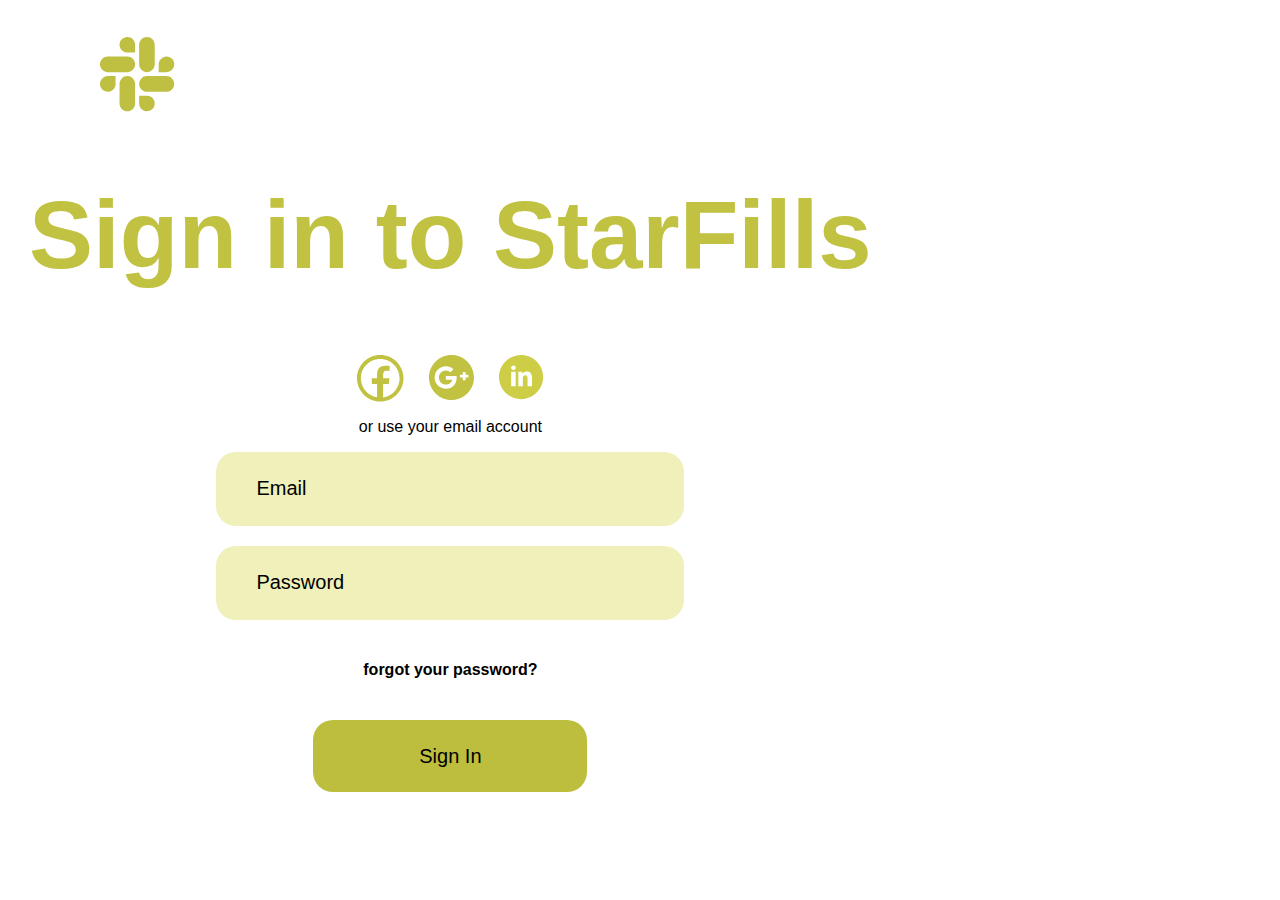
<file: html:css/html+css_Task/index.html>
<!DOCTYPE html>
<html lang="en">
<head>
    <meta charset="UTF-8">
    <meta name="viewport" content="width=device-width, initial-scale=1.0">
    <title>StarFills</title>
    <link rel="stylesheet" href="asset/styles.css">
</head>
<body>
    <header>
        <section class="first-page">
            <div class="container">
                <div class="container-1">
                    <div class="logo">
                        <svg width="75" height="75" viewBox="0 0 75 75" fill="none" xmlns="http://www.w3.org/2000/svg">
                            <path d="M15.6018 46.9229C15.6018 48.4656 15.1443 49.9736 14.2871 51.2563C13.43 52.539 12.2117 53.5386 10.7864 54.1289C9.36108 54.7191 7.79273 54.8734 6.27972 54.5722C4.76671 54.271 3.37701 53.5278 2.28638 52.4368C1.19574 51.3457 0.453168 49.9557 0.152579 48.4426C-0.148011 46.9295 0.00688326 45.3612 0.597672 43.9361C1.18846 42.511 2.1886 41.2931 3.47161 40.4365C4.75461 39.5799 6.26283 39.123 7.80553 39.1236H15.6018V46.9229ZM19.5308 46.9229C19.5308 44.854 20.3527 42.8698 21.8157 41.4068C23.2786 39.9439 25.2628 39.122 27.3317 39.122C29.4007 39.122 31.3848 39.9439 32.8478 41.4068C34.3107 42.8698 35.1326 44.854 35.1326 46.9229V66.4538C35.1326 68.5223 34.3109 70.5061 32.8483 71.9687C31.3856 73.4314 29.4018 74.2531 27.3333 74.2531C25.2648 74.2531 23.281 73.4314 21.8183 71.9687C20.3557 70.5061 19.5339 68.5223 19.5339 66.4538L19.5308 46.9229ZM27.3333 15.6018C25.7906 15.6018 24.2825 15.1443 22.9999 14.2871C21.7172 13.43 20.7176 12.2117 20.1273 10.7864C19.5371 9.36108 19.3828 7.79273 19.684 6.27972C19.9852 4.76671 20.7283 3.37701 21.8194 2.28638C22.9105 1.19574 24.3005 0.453168 25.8136 0.152579C27.3267 -0.148011 28.895 0.00688326 30.3201 0.597672C31.7452 1.18846 32.9631 2.1886 33.8197 3.47161C34.6763 4.75461 35.1332 6.26283 35.1326 7.80553V15.6018H27.3333ZM27.3333 19.5308C29.4022 19.5308 31.3864 20.3527 32.8493 21.8157C34.3123 23.2786 35.1342 25.2628 35.1342 27.3317C35.1342 29.4007 34.3123 31.3848 32.8493 32.8478C31.3864 34.3107 29.4022 35.1326 27.3333 35.1326H7.79934C5.73083 35.1326 3.74704 34.3109 2.28437 32.8483C0.821714 31.3856 0 29.4018 0 27.3333C0 25.2648 0.821714 23.281 2.28437 21.8183C3.74704 20.3557 5.73083 19.5339 7.79934 19.5339L27.3333 19.5308ZM58.6544 27.3333C58.6544 25.7906 59.1119 24.2825 59.969 22.9999C60.8262 21.7172 62.0445 20.7176 63.4698 20.1273C64.8951 19.5371 66.4635 19.3828 67.9765 19.684C69.4895 19.9852 70.8792 20.7283 71.9698 21.8194C73.0604 22.9105 73.803 24.3005 74.1036 25.8136C74.4042 27.3267 74.2493 28.895 73.6585 30.3201C73.0677 31.7452 72.0676 32.9631 70.7846 33.8197C69.5016 34.6763 67.9934 35.1332 66.4507 35.1326H58.6544V27.3333ZM54.7253 27.3333C54.7253 29.4022 53.9035 31.3864 52.4405 32.8493C50.9776 34.3123 48.9934 35.1342 46.9244 35.1342C44.8555 35.1342 42.8713 34.3123 41.4084 32.8493C39.9454 31.3864 39.1236 29.4022 39.1236 27.3333V7.79934C39.1236 5.73083 39.9453 3.74704 41.4079 2.28437C42.8706 0.821714 44.8544 0 46.9229 0C48.9914 0 50.9752 0.821714 52.4379 2.28437C53.9005 3.74704 54.7222 5.73083 54.7222 7.79934L54.7253 27.3333ZM46.9229 58.6544C48.4656 58.6544 49.9736 59.1119 51.2563 59.969C52.539 60.8262 53.5386 62.0445 54.1289 63.4698C54.7191 64.8951 54.8734 66.4635 54.5722 67.9765C54.271 69.4895 53.5278 70.8792 52.4368 71.9698C51.3457 73.0604 49.9557 73.803 48.4426 74.1036C46.9295 74.4042 45.3612 74.2493 43.9361 73.6585C42.511 73.0677 41.2931 72.0676 40.4365 70.7846C39.5799 69.5016 39.123 67.9934 39.1236 66.4507V58.6544H46.9229ZM46.9229 54.7253C44.854 54.7253 42.8698 53.9035 41.4068 52.4405C39.9439 50.9776 39.122 48.9934 39.122 46.9244C39.122 44.8555 39.9439 42.8713 41.4068 41.4084C42.8698 39.9454 44.854 39.1236 46.9229 39.1236H66.4538C68.5223 39.1236 70.5061 39.9453 71.9687 41.4079C73.4314 42.8706 74.2531 44.8544 74.2531 46.9229C74.2531 48.9914 73.4314 50.9752 71.9687 52.4379C70.5061 53.9005 68.5223 54.7222 66.4538 54.7222L46.9229 54.7253Z" fill="#BFC041"/>
                        </svg>
                    </div>
                    <div class="sign-in-menu">
                        <div class="head-h1">
                            <h1>Sign in to StarFills</h1>
                        </div>
                        <div class="svgs">
                            <div class="face-svg">
                                <svg width="47" height="47" viewBox="0 0 47 47" fill="none" xmlns="http://www.w3.org/2000/svg">
                                    <path d="M23.25 0C10.4315 0 0 10.4315 0 23.25C0 36.0685 10.4315 46.5 23.25 46.5C36.0685 46.5 46.5 36.0685 46.5 23.25C46.5 10.4315 36.0685 0 23.25 0ZM23.25 3.875C33.9741 3.875 42.625 12.5259 42.625 23.25C42.6297 27.8883 40.9665 32.3737 37.9388 35.8875C34.9112 39.4014 30.721 41.7095 26.133 42.3906V28.8997H31.651L32.5171 23.2946H26.133V20.2333C26.133 17.9083 26.8983 15.841 29.0741 15.841H32.5713V10.9508C31.9571 10.8674 30.6571 10.6872 28.2003 10.6872C23.0698 10.6872 20.0628 13.3959 20.0628 19.5688V23.2946H14.7889V28.8997H20.0628V42.3421C15.5383 41.5974 11.4259 39.2683 8.46046 35.7708C5.49503 32.2733 3.86975 27.8354 3.875 23.25C3.875 12.5259 12.5259 3.875 23.25 3.875Z" fill="#C1C242"/>
                                </svg>
                            </div>
                            <div class="google-svg">
                                <svg width="45" height="45" viewBox="0 0 45 45" fill="none" xmlns="http://www.w3.org/2000/svg">
                                    <path d="M22.5 0C10.0716 0 0 10.0716 0 22.5C0 34.9284 10.0716 45 22.5 45C34.9284 45 45 34.9284 45 22.5C45 10.0716 34.9284 0 22.5 0ZM16.875 33.75C10.6538 33.75 5.625 28.7241 5.625 22.5C5.625 16.2759 10.6538 11.25 16.875 11.25C19.9153 11.25 22.455 12.3581 24.4153 14.1947L21.3553 17.1309C20.52 16.3322 19.0603 15.3984 16.8722 15.3984C13.0303 15.3984 9.89437 18.5794 9.89437 22.5C9.89437 26.4206 13.0331 29.6016 16.8722 29.6016C21.3272 29.6016 22.9978 26.4038 23.2537 24.75H16.8722V20.8913H27.4978C27.5934 21.4538 27.675 22.0162 27.675 22.7559C27.675 29.1881 23.3719 33.75 16.875 33.75ZM36.5625 22.5V25.3125H33.75V22.5H30.9375V19.6875H33.75V16.875H36.5625V19.6875H39.375V22.5H36.5625Z" fill="#C1C242"/>
                                </svg>
                            </div>
                            <div class="link-svg">
                                <svg width="45" height="45" viewBox="0 0 45 45" fill="none" xmlns="http://www.w3.org/2000/svg">
                                    <path d="M22.08 0C9.8854 0 0 9.8854 0 22.08C0 34.2746 9.8854 44.16 22.08 44.16C34.2746 44.16 44.16 34.2746 44.16 22.08C44.16 9.8854 34.2746 0 22.08 0ZM16.675 31.2317H12.2038V16.8429H16.675V31.2317ZM14.4118 15.0765C12.9996 15.0765 12.0865 14.076 12.0865 12.8386C12.0865 11.5759 13.0272 10.6053 14.4693 10.6053C15.9114 10.6053 16.7946 11.5759 16.8222 12.8386C16.8222 14.076 15.9114 15.0765 14.4118 15.0765ZM33.005 31.2317H28.5338V23.2576C28.5338 21.4015 27.8852 20.1411 26.2683 20.1411C25.0332 20.1411 24.2995 20.9944 23.9752 21.8155C23.8556 22.1076 23.8257 22.5216 23.8257 22.9333V31.2294H19.3522V21.4314C19.3522 19.6351 19.2947 18.1332 19.2349 16.8406H23.1196L23.3243 18.8393H23.414C24.0028 17.9009 25.4449 16.5163 27.8576 16.5163C30.7993 16.5163 33.005 18.4874 33.005 22.724V31.2317Z" fill="#CDCE46"/>
                                </svg>
                            </div>
                        </div>
                        <div class="head-p">
                            <p>or use your email account</p>
                        </div>
                    </div>
                    <form action="">
                        <div class="email-div">
                            <label for="email"></label>
                            <input type="email" name="ur-email" id="email" placeholder="Email">
                        </div>
                        <div class="pass-div">
                            <label for="password"></label>
                            <input type="password" name="ur-password" id="password" placeholder="Password">
                        </div>
                        <div class="form-forget">
                            <h4>forgot your password?</h4>
                        </div>
                        <div class="submit-btn">
                            <input type="submit" value="Sign In">
                        </div>
                    </form>
                </div>
                <div class="container-2">
                    <!-- <img src="asset/images/header-img.png" alt=""> -->
                </div>
            </div>
        </section>
    </header>
    <main></main>
    <footer></footer>
</body>
</html>
</file>
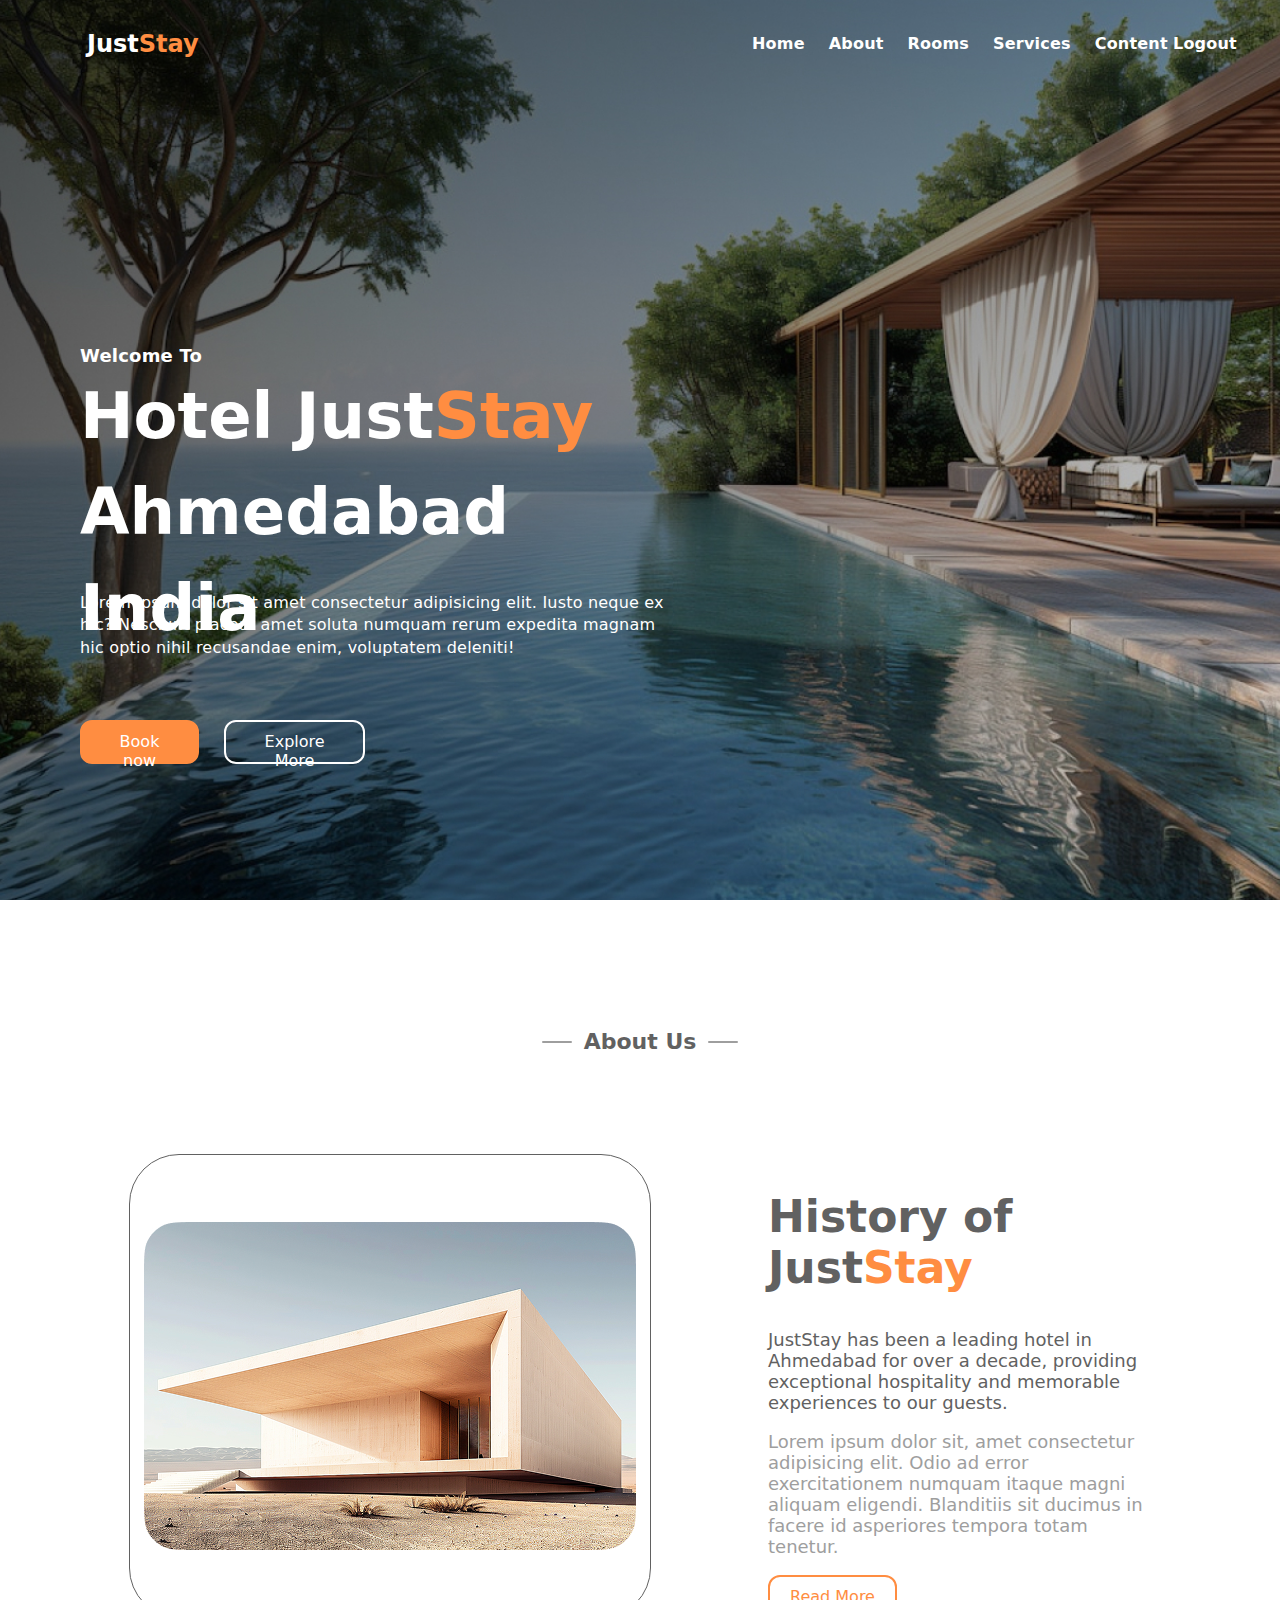
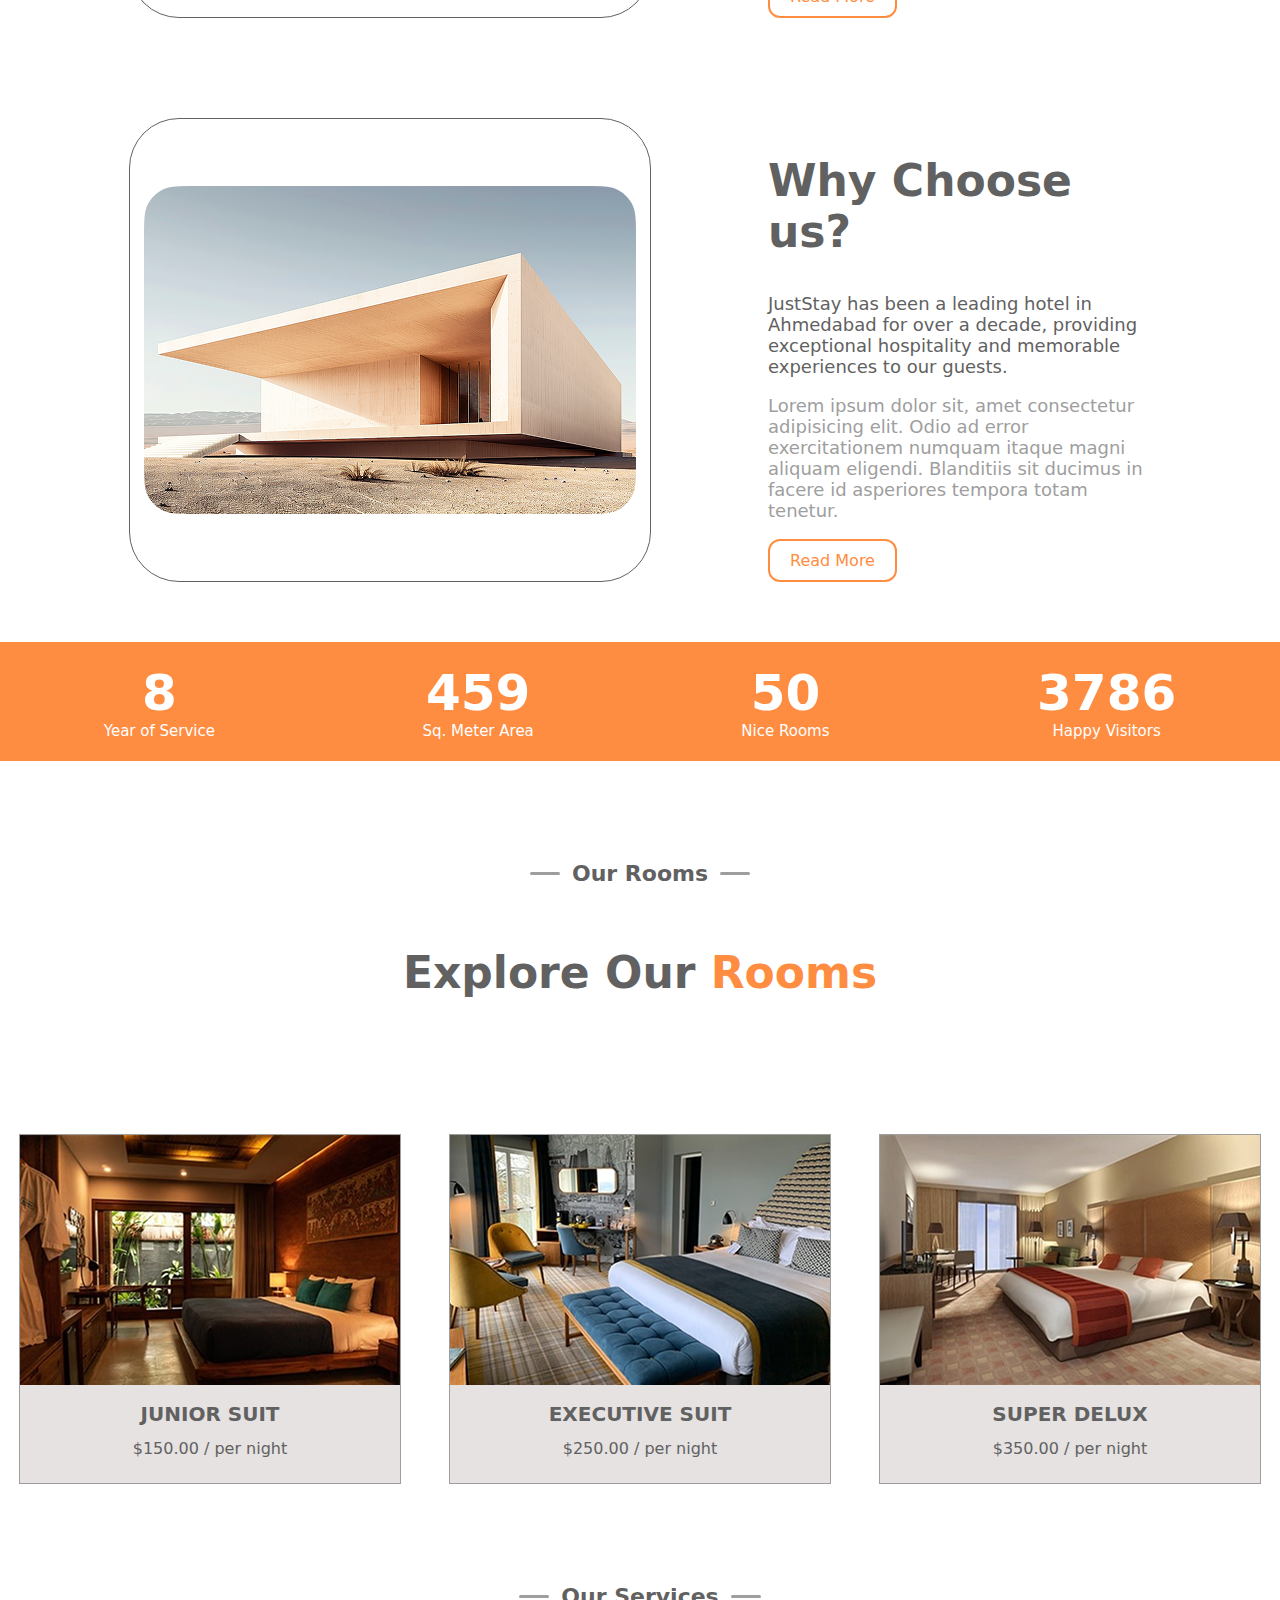
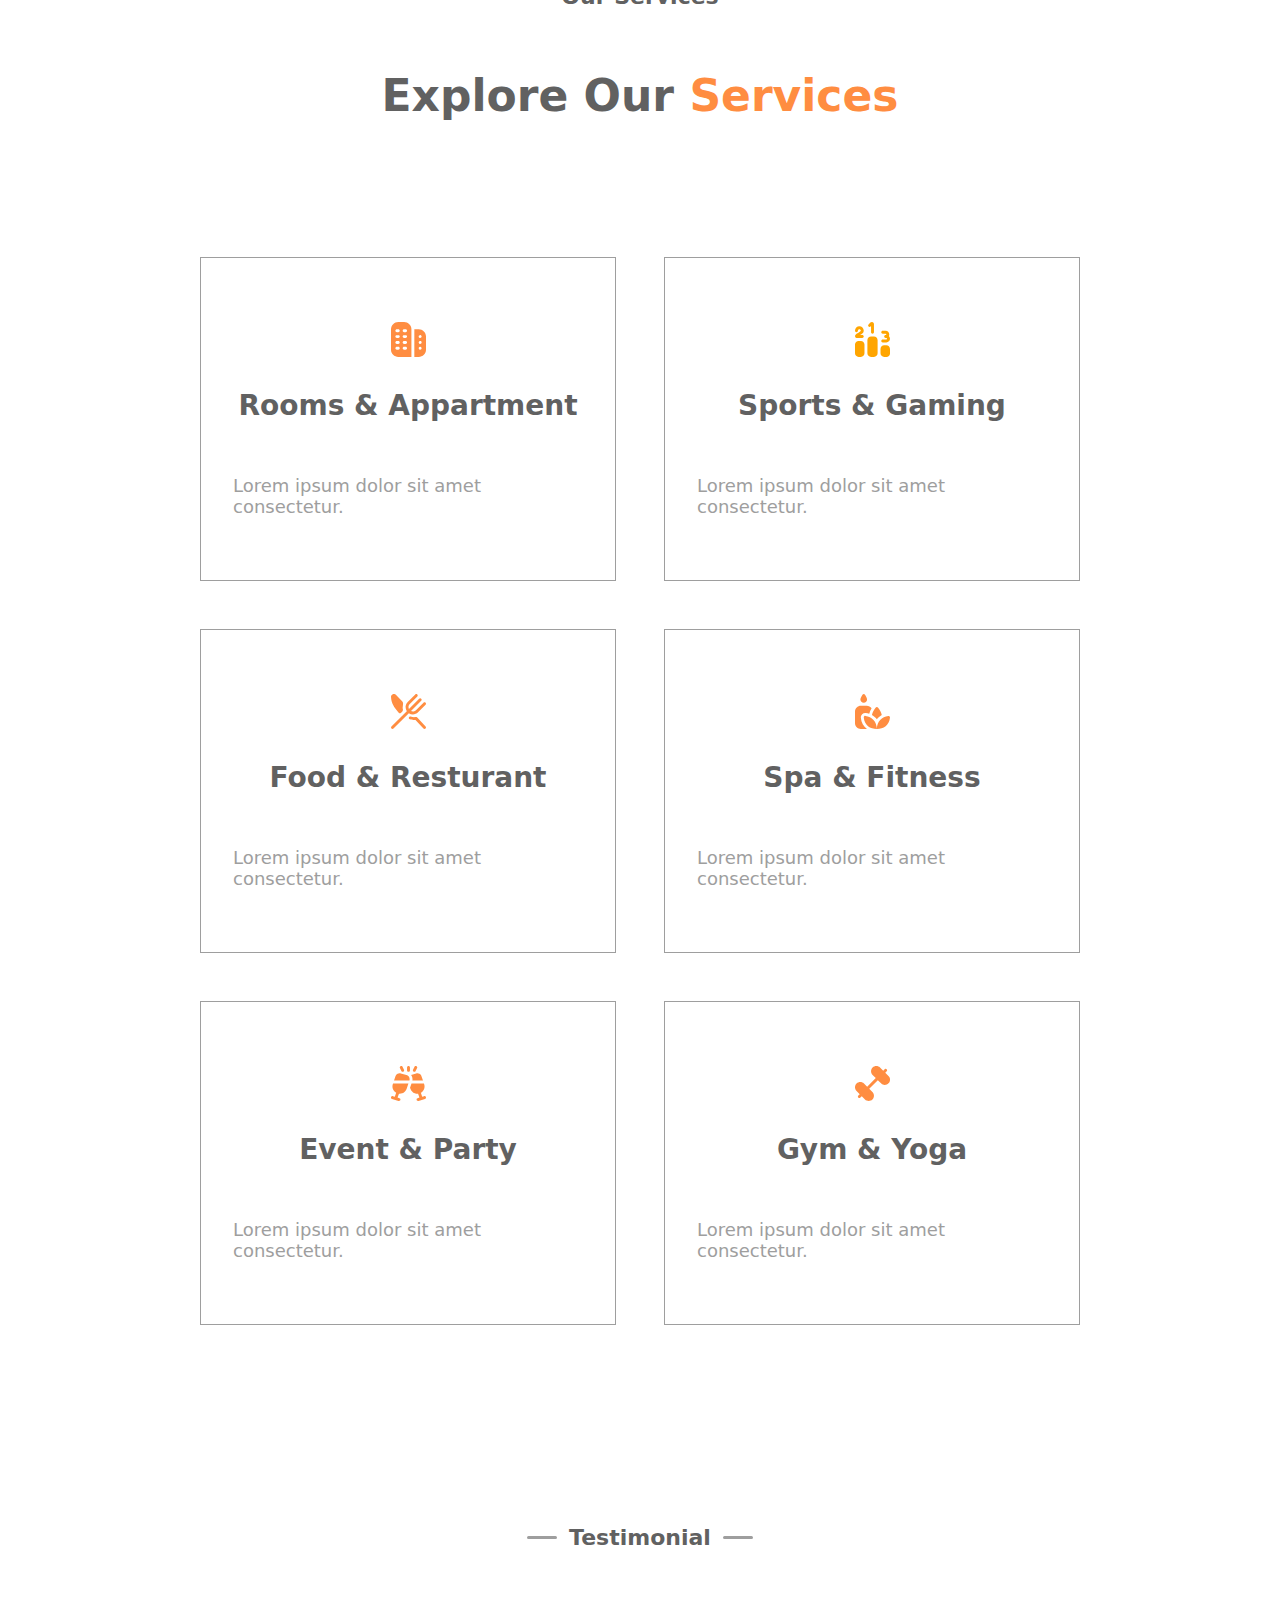
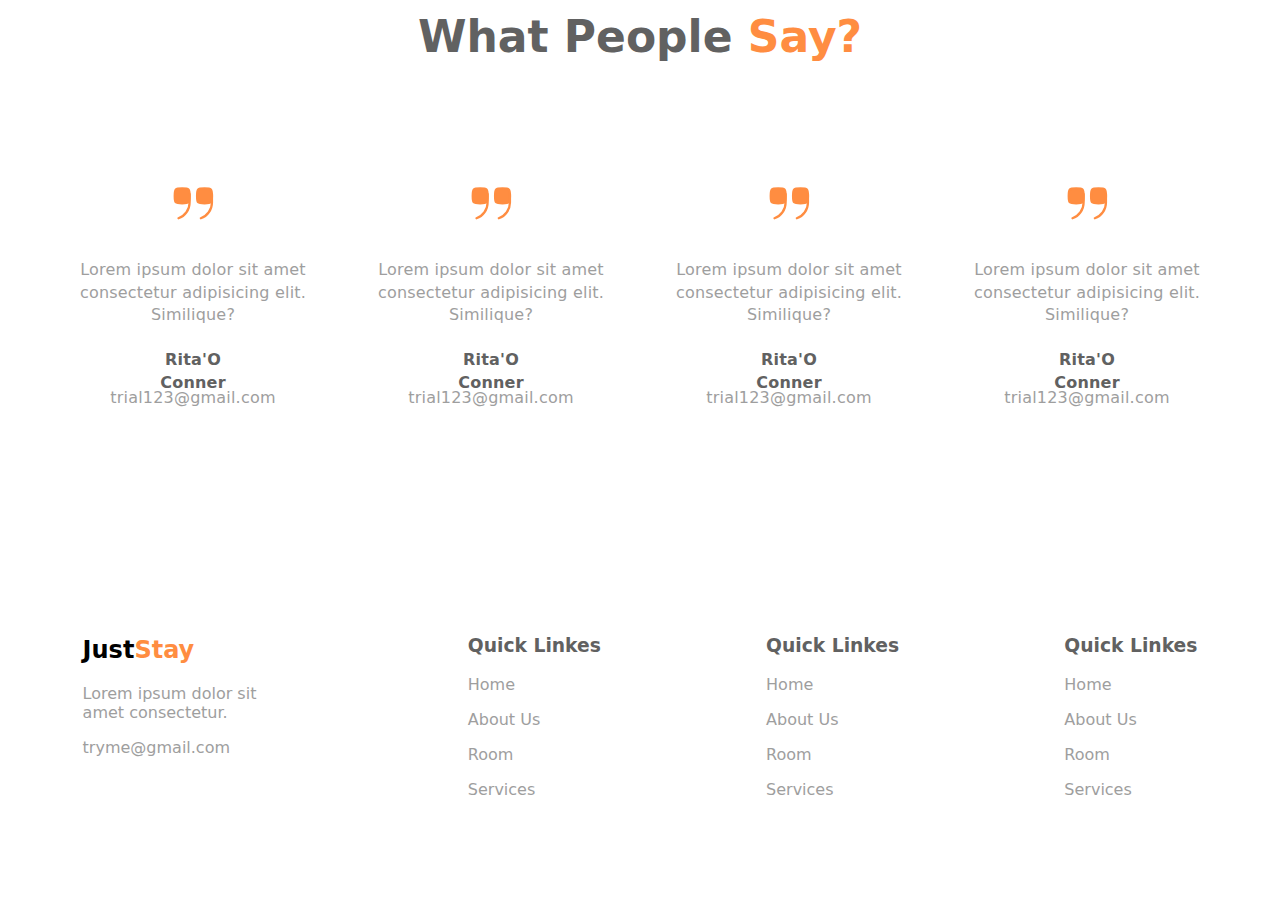
<file: html:css/JustStay - hotel webpage/index.html>
<!DOCTYPE html>
<html lang="en">

<head>
    <meta charset="UTF-8">
    <meta name="viewport" content="width=device-width, initial-scale=1.0">
    <title>Hotel Landing Page</title>
    <link rel="stylesheet" href="css/style.css">
</head>

<body>
    <header id="home" class="heading">
        <div class="container">
            <section class="bar">
                <div class="logo">Just<span>Stay</span></div>

                <input type="checkbox" id="menu-toggle" class="menu-toggle">
                <label for="menu-toggle" class="hamburger-menu">
                    <span></span>
                    <span></span>
                    <span></span>
                </label>

                <div class="nav-wrapper">
                    <nav>
                        <ul class="navbar">
                            <li><a href="#home">Home</a></li>
                            <li><a href="#about">About</a></li>
                            <li><a href="#rooms">Rooms</a></li>
                            <li><a href="#services">Services</a></li>
                            <li><a href="#content">Content</a></li>
                        </ul>
                    </nav>
                    <div class="log-out">Logout</div>
                </div>
            </section>
            <section class="header-page">
                <div class="entry-text">
                    <p class="wlc">Welcome To</p>
                    <h1>Hotel Just<span>Stay</span><br> Ahmedabad India</h1>
                    <p class="home-text">Lorem ipsum dolor sit amet consectetur adipisicing elit. Iusto neque ex hic?
                        Nesciunt placeat amet soluta numquam rerum expedita magnam hic optio nihil recusandae enim,
                        voluptatem deleniti!</p>
                    <button class="head1-btn">Book now</button>
                    <button class="head2-btn">Explore More</button>
                </div>
            </section>
        </div>
    </header>

    <main>
        <div class="container">
            <section class="about-us" id="about">

                <div class="about">
                    <h4>About Us</h4>
                </div>

                <div class="history">
                    <div class="history-img">
                        <img src="asset/images/room.jpg" alt="History">
                    </div>
                    <div class="history-text">
                        <h2>History of Just<span>Stay</span></h2>
                        <p>JustStay has been a leading hotel in Ahmedabad for over a decade, providing exceptional
                            hospitality and memorable experiences to our guests.</p>
                        <p class="light-text">Lorem ipsum dolor sit, amet consectetur adipisicing elit. Odio ad error
                            exercitationem numquam itaque magni aliquam eligendi. Blanditiis sit ducimus in facere id
                            asperiores tempora totam tenetur.</p>
                        <button class="history-btn">Read More</button>
                    </div>
                </div>

                <div class="history">
                    <div class="history-img">
                        <img src="asset/images/room.jpg" alt="History">
                    </div>
                    <div class="history-text">
                        <h2>Why Choose us?</h2>
                        <p>JustStay has been a leading hotel in Ahmedabad for over a decade, providing exceptional
                            hospitality and memorable experiences to our guests.</p>
                        <p class="light-text">Lorem ipsum dolor sit, amet consectetur adipisicing elit. Odio ad error
                            exercitationem numquam itaque magni aliquam eligendi. Blanditiis sit ducimus in facere id
                            asperiores tempora totam tenetur.</p>
                        <button class="history-btn">Read More</button>
                    </div>
                </div>

            </section>
        </div>
        <div class="container">
            <section class="sku">
                <div class="sku-bar">
                    <div>
                        <h3>8</h3>
                        <p>Year of Service</p>
                    </div>
                    <div>
                        <h3>459</h3>
                        <p>Sq. Meter Area</p>
                    </div>
                    <div>
                        <h3>50</h3>
                        <p>Nice Rooms</p>
                    </div>
                    <div>
                        <h3>3786</h3>
                        <p>Happy Visitors</p>
                    </div>
                </div>
            </section>
        </div>

        <div class="container">
            <section class="our-room" id="rooms">

                <div class="rooms">
                    <h4>Our Rooms</h4>
                </div>

                <div class="explore">
                    <h2>Explore Our <span>Rooms</span></h2>
                </div>

                <div class="hotel-cards">
                    <div>
                        <img src="asset/images/room1.jpg" alt="">
                        <h4>JUNIOR SUIT</h4>
                        <p>$150.00 / per night</p>
                    </div>
                    <div>
                        <img src="asset/images/room2.png" alt="">
                        <h4>EXECUTIVE SUIT</h4>
                        <p>$250.00 / per night</p>
                    </div>
                    <div>
                        <img src="asset/images/room3.png" alt="">
                        <h4>SUPER DELUX</h4>
                        <p>$350.00 / per night</p>
                    </div>
                </div>
            </section>
        </div>

        <div class="container">
            <section class="our-services" id="services">

                <div class="services">
                    <h4>Our Services</h4>
                </div>

                <div class="explore">
                    <h2>Explore Our <span>Services</span></h2>
                </div>

                <div class="service-cards">
                    <div>
                        <svg width="36" height="36" viewBox="0 0 36 36" fill="none" xmlns="http://www.w3.org/2000/svg">
                            <path
                                d="M13.5 0H7.5C5.51088 0 3.60322 0.790176 2.1967 2.1967C0.790176 3.60322 0 5.51088 0 7.5L0 28.5C0 29.4849 0.193993 30.4602 0.570903 31.3701C0.947814 32.2801 1.50026 33.1069 2.1967 33.8033C3.60322 35.2098 5.51088 36 7.5 36H21V7.5C21 6.51509 20.806 5.53982 20.4291 4.62987C20.0522 3.71993 19.4997 2.89314 18.8033 2.1967C18.1069 1.50026 17.2801 0.947814 16.3701 0.570903C15.4602 0.193993 14.4849 0 13.5 0ZM7.5 28.5H6C5.60218 28.5 5.22064 28.342 4.93934 28.0607C4.65804 27.7794 4.5 27.3978 4.5 27C4.5 26.6022 4.65804 26.2206 4.93934 25.9393C5.22064 25.658 5.60218 25.5 6 25.5H7.5C7.89782 25.5 8.27936 25.658 8.56066 25.9393C8.84196 26.2206 9 26.6022 9 27C9 27.3978 8.84196 27.7794 8.56066 28.0607C8.27936 28.342 7.89782 28.5 7.5 28.5ZM7.5 22.5H6C5.60218 22.5 5.22064 22.342 4.93934 22.0607C4.65804 21.7794 4.5 21.3978 4.5 21C4.5 20.6022 4.65804 20.2206 4.93934 19.9393C5.22064 19.658 5.60218 19.5 6 19.5H7.5C7.89782 19.5 8.27936 19.658 8.56066 19.9393C8.84196 20.2206 9 20.6022 9 21C9 21.3978 8.84196 21.7794 8.56066 22.0607C8.27936 22.342 7.89782 22.5 7.5 22.5ZM7.5 16.5H6C5.60218 16.5 5.22064 16.342 4.93934 16.0607C4.65804 15.7794 4.5 15.3978 4.5 15C4.5 14.6022 4.65804 14.2206 4.93934 13.9393C5.22064 13.658 5.60218 13.5 6 13.5H7.5C7.89782 13.5 8.27936 13.658 8.56066 13.9393C8.84196 14.2206 9 14.6022 9 15C9 15.3978 8.84196 15.7794 8.56066 16.0607C8.27936 16.342 7.89782 16.5 7.5 16.5ZM7.5 10.5H6C5.60218 10.5 5.22064 10.342 4.93934 10.0607C4.65804 9.77936 4.5 9.39782 4.5 9C4.5 8.60218 4.65804 8.22064 4.93934 7.93934C5.22064 7.65804 5.60218 7.5 6 7.5H7.5C7.89782 7.5 8.27936 7.65804 8.56066 7.93934C8.84196 8.22064 9 8.60218 9 9C9 9.39782 8.84196 9.77936 8.56066 10.0607C8.27936 10.342 7.89782 10.5 7.5 10.5ZM15 28.5H13.5C13.1022 28.5 12.7206 28.342 12.4393 28.0607C12.158 27.7794 12 27.3978 12 27C12 26.6022 12.158 26.2206 12.4393 25.9393C12.7206 25.658 13.1022 25.5 13.5 25.5H15C15.3978 25.5 15.7794 25.658 16.0607 25.9393C16.342 26.2206 16.5 26.6022 16.5 27C16.5 27.3978 16.342 27.7794 16.0607 28.0607C15.7794 28.342 15.3978 28.5 15 28.5ZM15 22.5H13.5C13.1022 22.5 12.7206 22.342 12.4393 22.0607C12.158 21.7794 12 21.3978 12 21C12 20.6022 12.158 20.2206 12.4393 19.9393C12.7206 19.658 13.1022 19.5 13.5 19.5H15C15.3978 19.5 15.7794 19.658 16.0607 19.9393C16.342 20.2206 16.5 20.6022 16.5 21C16.5 21.3978 16.342 21.7794 16.0607 22.0607C15.7794 22.342 15.3978 22.5 15 22.5ZM15 16.5H13.5C13.1022 16.5 12.7206 16.342 12.4393 16.0607C12.158 15.7794 12 15.3978 12 15C12 14.6022 12.158 14.2206 12.4393 13.9393C12.7206 13.658 13.1022 13.5 13.5 13.5H15C15.3978 13.5 15.7794 13.658 16.0607 13.9393C16.342 14.2206 16.5 14.6022 16.5 15C16.5 15.3978 16.342 15.7794 16.0607 16.0607C15.7794 16.342 15.3978 16.5 15 16.5ZM15 10.5H13.5C13.1022 10.5 12.7206 10.342 12.4393 10.0607C12.158 9.77936 12 9.39782 12 9C12 8.60218 12.158 8.22064 12.4393 7.93934C12.7206 7.65804 13.1022 7.5 13.5 7.5H15C15.3978 7.5 15.7794 7.65804 16.0607 7.93934C16.342 8.22064 16.5 8.60218 16.5 9C16.5 9.39782 16.342 9.77936 16.0607 10.0607C15.7794 10.342 15.3978 10.5 15 10.5ZM28.5 7.5H24V36H28.5C30.4884 35.9976 32.3947 35.2067 33.8007 33.8007C35.2067 32.3947 35.9976 30.4884 36 28.5V15C35.9976 13.0116 35.2067 11.1053 33.8007 9.69933C32.3947 8.29332 30.4884 7.50238 28.5 7.5ZM30 28.5C29.7033 28.5 29.4133 28.412 29.1666 28.2472C28.92 28.0824 28.7277 27.8481 28.6142 27.574C28.5006 27.2999 28.4709 26.9983 28.5288 26.7074C28.5867 26.4164 28.7296 26.1491 28.9393 25.9393C29.1491 25.7296 29.4164 25.5867 29.7074 25.5288C29.9983 25.4709 30.2999 25.5006 30.574 25.6142C30.8481 25.7277 31.0824 25.92 31.2472 26.1666C31.412 26.4133 31.5 26.7033 31.5 27C31.5 27.3978 31.342 27.7794 31.0607 28.0607C30.7794 28.342 30.3978 28.5 30 28.5ZM30 22.5C29.7033 22.5 29.4133 22.412 29.1666 22.2472C28.92 22.0824 28.7277 21.8481 28.6142 21.574C28.5006 21.2999 28.4709 20.9983 28.5288 20.7074C28.5867 20.4164 28.7296 20.1491 28.9393 19.9393C29.1491 19.7296 29.4164 19.5867 29.7074 19.5288C29.9983 19.4709 30.2999 19.5006 30.574 19.6142C30.8481 19.7277 31.0824 19.92 31.2472 20.1666C31.412 20.4133 31.5 20.7033 31.5 21C31.5 21.3978 31.342 21.7794 31.0607 22.0607C30.7794 22.342 30.3978 22.5 30 22.5ZM30 16.5C29.7033 16.5 29.4133 16.412 29.1666 16.2472C28.92 16.0824 28.7277 15.8481 28.6142 15.574C28.5006 15.2999 28.4709 14.9983 28.5288 14.7074C28.5867 14.4164 28.7296 14.1491 28.9393 13.9393C29.1491 13.7296 29.4164 13.5867 29.7074 13.5288C29.9983 13.4709 30.2999 13.5006 30.574 13.6142C30.8481 13.7277 31.0824 13.92 31.2472 14.1666C31.412 14.4133 31.5 14.7033 31.5 15C31.5 15.3978 31.342 15.7794 31.0607 16.0607C30.7794 16.342 30.3978 16.5 30 16.5Z"
                                fill="#FF8D41" />
                        </svg>
                        <h4 class="h4-of-card">Rooms & Appartment</h4>
                        <p class="p-of-card">Lorem ipsum dolor sit amet consectetur.</p>
                    </div>
                    <div>
                        <svg width="36" height="36" viewBox="0 0 36 36" fill="none" xmlns="http://www.w3.org/2000/svg">
                            <path
                                d="M33.0012 17.2495C33.0012 16.837 32.6652 16.4995 32.2512 16.4995H31.5012C30.6732 16.4995 30.0012 15.829 30.0012 14.9995C30.0012 14.17 30.6732 13.4995 31.5012 13.4995C31.9152 13.4995 32.2512 13.162 32.2512 12.7495C32.2512 12.337 31.9152 11.9995 31.5012 11.9995H28.5012C27.6732 11.9995 27.0012 11.329 27.0012 10.4995C27.0012 9.67 27.6732 8.9995 28.5012 8.9995H31.5012C33.5682 8.9995 35.2512 10.681 35.2512 12.7495C35.2512 13.3855 35.0907 13.9855 34.8102 14.512C35.5422 15.196 36.0012 16.1695 36.0012 17.2495C36.0012 19.318 34.3182 20.9995 32.2512 20.9995H28.5012C27.6732 20.9995 27.0012 20.329 27.0012 19.4995C27.0012 18.67 27.6732 17.9995 28.5012 17.9995H32.2512C32.6652 17.9995 33.0012 17.662 33.0012 17.2495ZM2.63667 11.482C2.15067 11.7445 1.69767 11.989 1.32267 12.217C0.286167 12.8485 -0.204333 13.906 0.0776669 14.9095C0.347667 15.8755 1.26567 16.4995 2.41317 16.4995H7.50117C8.32917 16.4995 9.00117 15.829 9.00117 14.9995C9.00117 14.17 8.32917 13.4995 7.50117 13.4995H5.19417C7.10067 12.412 9.00117 11.0455 9.00117 8.9995C9.00117 6.5185 6.98217 4.4995 4.50117 4.4995C2.02017 4.4995 0.00116695 6.5185 0.00116695 8.9995C0.00116695 9.829 0.673167 10.4995 1.50117 10.4995C2.32917 10.4995 3.00117 9.829 3.00117 8.9995C3.00117 8.17 3.67467 7.4995 4.50117 7.4995C5.32767 7.4995 6.00117 8.1715 6.00117 8.9995C6.00117 9.6655 3.46917 11.032 2.63667 11.482ZM16.0617 4.6195L16.5012 4.18V10.4995C16.5012 11.329 17.1732 11.9995 18.0012 11.9995C18.8292 11.9995 19.5012 11.329 19.5012 10.4995V2.167C19.5012 1.288 18.9762 0.503502 18.1647 0.166002C17.3517 -0.169998 16.4247 0.0130015 15.8037 0.634002L13.9407 2.497C13.3542 3.0835 13.3542 4.0315 13.9407 4.618C14.5272 5.2045 15.4767 5.206 16.0617 4.6195ZM19.5012 14.9995H16.5012C14.4297 14.9995 12.7512 16.678 12.7512 18.7495V32.2495C12.7512 34.321 14.4297 35.9995 16.5012 35.9995H19.5012C21.5727 35.9995 23.2512 34.321 23.2512 32.2495V18.7495C23.2512 16.678 21.5727 14.9995 19.5012 14.9995ZM32.2512 23.9995H30.0012C27.9297 23.9995 26.2512 25.678 26.2512 27.7495V32.2495C26.2512 34.321 27.9297 35.9995 30.0012 35.9995H32.2512C34.3227 35.9995 36.0012 34.321 36.0012 32.2495V27.7495C36.0012 25.678 34.3227 23.9995 32.2512 23.9995ZM6.00117 19.4995H3.75117C1.67967 19.4995 0.00116695 21.178 0.00116695 23.2495V32.2495C0.00116695 34.321 1.67967 35.9995 3.75117 35.9995H6.00117C8.07267 35.9995 9.75117 34.321 9.75117 32.2495V23.2495C9.75117 21.178 8.07267 19.4995 6.00117 19.4995Z"
                                fill="orange" />
                        </svg>
                        <h4 class="h4-of-card">Sports & Gaming</h4>
                        <p class="p-of-card">Lorem ipsum dolor sit amet consectetur.</p>
                    </div>
                    <div>
                        <svg width="36" height="36" viewBox="0 0 36 36" fill="none" xmlns="http://www.w3.org/2000/svg">
                            <path
                                d="M35.5935 33.4526C35.8662 33.7426 36.0125 34.1291 36.0003 34.527C35.9881 34.9249 35.8183 35.3016 35.5283 35.5743C35.2382 35.847 34.8518 35.9934 34.4539 35.9811C34.056 35.9689 33.6792 35.7991 33.4065 35.5091L25.182 26.7506C23.628 26.8001 16.4715 27.0131 18.714 23.6306C18.9017 23.4397 19.1378 23.3034 19.397 23.2363C19.6562 23.1692 19.9287 23.1738 20.1855 23.2496C21.8624 23.7697 23.6324 23.9181 25.3725 23.6846C25.6732 23.646 25.9787 23.6804 26.2633 23.7848C26.5479 23.8893 26.8031 24.0607 27.0075 24.2846L35.5935 33.4526ZM22.5 20.9816C23.4849 20.983 24.4604 20.79 25.3706 20.4137C26.2807 20.0373 27.1077 19.4851 27.804 18.7886L35.5605 11.0306C35.7 10.8913 35.8106 10.7259 35.8862 10.5439C35.9617 10.3619 36.0007 10.1667 36.0008 9.96963C36.001 9.77254 35.9623 9.57735 35.887 9.3952C35.8117 9.21306 35.7013 9.04753 35.562 8.90807C35.4227 8.7686 35.2574 8.65794 35.0753 8.58238C34.8933 8.50683 34.6982 8.46787 34.5011 8.46773C34.304 8.4676 34.1088 8.50628 33.9266 8.58157C33.7445 8.65687 33.579 8.7673 33.4395 8.90657L25.683 16.6646C25.0243 17.3175 24.1799 17.751 23.2653 17.9057C22.3508 18.0604 21.4108 17.9286 20.574 17.5286L31.0605 7.04207C31.2038 6.9037 31.318 6.73818 31.3967 6.55517C31.4753 6.37217 31.5166 6.17534 31.5184 5.97617C31.5201 5.777 31.4822 5.57948 31.4067 5.39514C31.3313 5.21079 31.2199 5.04331 31.0791 4.90248C30.9383 4.76164 30.7708 4.65026 30.5864 4.57484C30.4021 4.49941 30.2046 4.46146 30.0054 4.46319C29.8062 4.46492 29.6094 4.5063 29.4264 4.58492C29.2434 4.66353 29.0779 4.7778 28.9395 4.92107L18.45 15.4076C18.0499 14.5708 17.9182 13.6308 18.0729 12.7162C18.2275 11.8017 18.661 10.9573 19.314 10.2986L27.075 2.54207C27.3482 2.25916 27.4994 1.88026 27.496 1.48697C27.4926 1.09367 27.3348 0.717452 27.0567 0.43934C26.7786 0.161228 26.4024 0.00347433 26.0091 5.67039e-05C25.6158 -0.00336093 25.2369 0.147831 24.954 0.421068L17.196 8.17757C15.9761 9.40159 15.2153 11.0086 15.0419 12.728C14.8684 14.4474 15.2927 16.174 16.2435 17.6171L0.4395 33.4211C0.166263 33.704 0.0150713 34.0829 0.0184889 34.4762C0.0219066 34.8695 0.17966 35.2457 0.457772 35.5238C0.735884 35.8019 1.1121 35.9597 1.5054 35.9631C1.89869 35.9665 2.2776 35.8153 2.5605 35.5421L18.3645 19.7381C19.5913 20.549 21.0294 20.9815 22.5 20.9816ZM8.178 19.4291C9.4215 20.6006 10.569 19.0451 11.4045 18.2126C11.7501 17.8632 12.0046 17.4342 12.1456 16.9634C12.2865 16.4926 12.3097 15.9944 12.213 15.5126C11.2875 12.9296 13.5495 9.91457 11.6775 7.83707L4.9935 0.841068C4.5812 0.440484 4.0606 0.169419 3.496 0.0613421C2.93139 -0.0467347 2.3475 0.0129089 1.8164 0.232909C1.28531 0.452908 0.830271 0.823631 0.507476 1.2993C0.184681 1.77498 0.00826135 2.33477 0 2.90957C0.3555 9.83057 2.9025 13.3616 8.178 19.4291Z"
                                fill="#FF8D41" />
                        </svg>
                        <h4 class="h4-of-card">Food & Resturant</h4>
                        <p class="p-of-card">Lorem ipsum dolor sit amet consectetur.</p>
                    </div>
                    <div>
                        <svg width="36" height="36" viewBox="0 0 36 36" fill="none" xmlns="http://www.w3.org/2000/svg">
                            <path
                                d="M12.4373 5.5635C12.4373 7.461 10.8983 9 9.0008 9C7.1033 9 5.5643 7.461 5.5643 5.5635C5.5643 4.467 6.7133 2.3415 7.6823 0.7425C8.2823 -0.2475 9.7193 -0.2475 10.3193 0.7425C11.2883 2.34 12.4373 4.4655 12.4373 5.5635ZM22.4843 36C29.4323 36 35.2583 32.2425 35.9933 24.222C36.0833 23.2485 35.2538 22.416 34.2818 22.5255C27.6818 23.2725 22.4828 28.26 22.4828 36M22.4828 36C15.5348 36 9.7418 32.2215 9.0053 24.201C8.9153 23.2275 9.7448 22.395 10.7168 22.5045C17.3168 23.2515 22.4828 28.26 22.4828 36ZM17.4443 21.543C18.0293 18.7965 19.2833 16.5 21.1523 14.139C21.8288 13.284 23.1308 13.284 23.8073 14.139C25.6913 16.518 26.9513 18.831 27.5483 21.5565C25.5203 22.68 23.8058 24.2055 22.4903 26.0625C21.1793 24.1995 19.4678 22.671 17.4443 21.543ZM6.0173 24.4725C5.8913 23.1 6.3863 21.7575 7.3733 20.7915C8.3528 19.8315 9.6923 19.3665 11.0528 19.521C12.3173 19.6635 13.5203 19.9275 14.6513 20.3025C15.1238 18.402 15.9248 16.5975 17.0513 14.7855C15.9863 13.113 14.1278 11.997 11.9978 11.997H5.9978C2.6843 11.997 -0.00219727 14.6835 -0.00219727 17.997V29.997C-0.00219727 33.3105 2.6843 35.997 5.9978 35.997H11.9978C12.0953 35.997 12.1868 35.973 12.2843 35.9685C8.7428 33.4425 6.4748 29.4585 6.0173 24.4725Z"
                                fill="#FF8D41" />
                        </svg>

                        <h4 class="h4-of-card">Spa & Fitness</h4>
                        <p class="p-of-card">Lorem ipsum dolor sit amet consectetur.</p>
                    </div>
                    <div>
                        <svg width="36" height="36" viewBox="0 0 36 36" fill="none" xmlns="http://www.w3.org/2000/svg">
                            <path
                                d="M34.9505 33.8566L28.2635 35.9326C27.8836 36.0508 27.4723 36.0132 27.1201 35.8281C26.7679 35.643 26.5037 35.3256 26.3855 34.9456C26.2674 34.5657 26.305 34.1544 26.4901 33.8022C26.6752 33.45 26.9926 33.1858 27.3725 33.0676L29.2385 32.4886L27.8615 28.4386C27.5725 28.4758 27.2815 28.4959 26.99 28.4986C25.3537 28.4952 23.7633 27.9568 22.4614 26.9653C21.1596 25.9738 20.2178 24.5838 19.7795 23.0071L19.589 22.4446L21.089 17.9971H33.9005L34.2005 18.9076C34.676 20.5229 34.5887 22.2518 33.9529 23.8109C33.317 25.3701 32.1705 26.667 30.701 27.4891L32.0975 31.5946L34.0475 30.9946C34.4275 30.8765 34.8388 30.9141 35.191 31.0992C35.5431 31.2843 35.8074 31.6017 35.9255 31.9816C36.0437 32.3616 36.0061 32.7729 35.821 33.1251C35.6359 33.4773 35.3185 33.7415 34.9385 33.8596L34.9505 33.8566ZM21.9845 15.0001H32.885L31.436 10.6981C31.0881 9.57697 30.3189 8.63443 29.2903 8.06877C28.2616 7.50311 27.0537 7.35842 25.9205 7.66514L20.6345 9.13814C20.8491 9.41014 21.045 9.69629 21.221 9.99464C22.0559 11.5216 22.3262 13.2938 21.9845 15.0001ZM15.8585 9.27614L10.079 7.66514C8.95415 7.35485 7.75278 7.49243 6.72716 8.04901C5.70155 8.60559 4.93145 9.53788 4.57854 10.6501L3.11754 15.0001H18.929L18.959 14.9116C19.1322 14.3381 19.1891 13.7358 19.1263 13.14C19.0636 12.5441 18.8825 11.9669 18.5938 11.442C18.305 10.9171 17.9143 10.4551 17.4446 10.0832C16.9749 9.71128 16.4357 9.4369 15.8585 9.27614ZM1.77804 18.9856C1.32207 20.598 1.42419 22.3172 2.06785 23.8642C2.7115 25.4113 3.85894 26.6955 5.32404 27.5086L3.90804 31.6006L1.95054 30.9916C1.76242 30.9325 1.56451 30.9111 1.36809 30.9285C1.17168 30.9459 0.980615 31.0018 0.805809 31.093C0.631003 31.1842 0.475878 31.309 0.349292 31.4602C0.222705 31.6114 0.127136 31.786 0.0680415 31.9741C0.00894668 32.1623 -0.0125168 32.3602 0.00487654 32.5566C0.0222699 32.753 0.0781794 32.9441 0.169413 33.1189C0.260647 33.2937 0.385417 33.4488 0.536602 33.5754C0.687786 33.702 0.862423 33.7975 1.05054 33.8566L7.73754 35.9326C8.11746 36.0508 8.52876 36.0132 8.88096 35.8281C9.23315 35.643 9.49739 35.3256 9.61554 34.9456C9.7337 34.5657 9.69609 34.1544 9.51099 33.8022C9.32589 33.45 9.00846 33.1858 8.62854 33.0676L6.77454 32.4901L8.17704 28.4401C8.45519 28.4759 8.73514 28.4959 9.01554 28.5001C10.6373 28.4961 12.2141 27.9666 13.5094 26.9908C14.8048 26.0151 15.7491 24.6458 16.2005 23.0881L17.918 18.0001H2.10954L1.77804 18.9856ZM23.33 5.85014C23.5071 5.93918 23.7001 5.99224 23.8979 6.00625C24.0956 6.02026 24.2941 5.99494 24.482 5.93175C24.6699 5.86857 24.8434 5.76877 24.9925 5.63813C25.1415 5.50749 25.2632 5.3486 25.3505 5.17064L26.8505 2.17064C27.0284 1.81459 27.0575 1.40247 26.9314 1.02496C26.8054 0.647452 26.5346 0.335466 26.1785 0.157638C25.8225 -0.0201893 25.4104 -0.049292 25.0329 0.0767325C24.6554 0.202757 24.3434 0.473585 24.1655 0.829638L22.6655 3.82964C22.576 4.00583 22.5221 4.19799 22.507 4.39507C22.492 4.59215 22.516 4.79027 22.5778 4.97803C22.6395 5.16579 22.7378 5.3395 22.8669 5.48916C22.996 5.63883 23.1534 5.76151 23.33 5.85014ZM10.658 5.17064C10.8359 5.52769 11.1482 5.79947 11.5265 5.9262C11.7137 5.98895 11.9115 6.01419 12.1086 6.0005C12.3056 5.98681 12.498 5.93444 12.6748 5.84639C12.8516 5.75834 13.0093 5.63633 13.1389 5.48732C13.2686 5.33832 13.3676 5.16524 13.4303 4.97797C13.4931 4.79069 13.5183 4.5929 13.5047 4.39587C13.491 4.19883 13.4386 4.00643 13.3505 3.82964L11.8505 0.829638C11.7625 0.653339 11.6406 0.496109 11.4918 0.366925C11.3429 0.237741 11.1701 0.139133 10.9832 0.0767325C10.6057 -0.049292 10.1936 -0.0201893 9.83754 0.157638C9.48149 0.335466 9.21066 0.647452 9.08463 1.02496C8.95861 1.40247 8.98771 1.81459 9.16554 2.17064L10.658 5.17064ZM18.0005 0.000138405C17.6027 0.000138405 17.2212 0.158174 16.9399 0.439478C16.6586 0.720783 16.5005 1.10231 16.5005 1.50014V4.50014C16.5005 4.89796 16.6586 5.27949 16.9399 5.5608C17.2212 5.8421 17.6027 6.00014 18.0005 6.00014C18.3984 6.00014 18.7799 5.8421 19.0612 5.5608C19.3425 5.27949 19.5005 4.89796 19.5005 4.50014V1.50014C19.5005 1.10231 19.3425 0.720783 19.0612 0.439478C18.7799 0.158174 18.3984 0.000138405 18.0005 0.000138405Z"
                                fill="#FF8D41" />
                        </svg>
                        <h4 class="h4-of-card">Event & Party</h4>
                        <p class="p-of-card">Lorem ipsum dolor sit amet consectetur.</p>
                    </div>
                    <div>
                        <svg width="36" height="36" viewBox="0 0 36 36" fill="none" xmlns="http://www.w3.org/2000/svg">
                            <path
                                d="M34.4132 10.2006L31.1402 6.92614L32.5607 5.50564C32.7039 5.36727 32.8182 5.20176 32.8968 5.01875C32.9754 4.83574 33.0168 4.63891 33.0185 4.43974C33.0203 4.24058 32.9823 4.04306 32.9069 3.85871C32.8315 3.67437 32.7201 3.50689 32.5792 3.36605C32.4384 3.22521 32.2709 3.11383 32.0866 3.03841C31.9022 2.96299 31.7047 2.92504 31.5056 2.92677C31.3064 2.9285 31.1096 2.96988 30.9265 3.04849C30.7435 3.1271 30.578 3.24138 30.4397 3.38464L29.0192 4.80514L25.7447 1.53214C24.7126 0.548626 23.3416 0 21.9159 0C20.4902 0 19.1192 0.548626 18.0872 1.53214C17.584 2.03489 17.1848 2.63187 16.9125 3.28896C16.6402 3.94604 16.5 4.65036 16.5 5.36164C16.5 6.07293 16.6402 6.77724 16.9125 7.43433C17.1848 8.09142 17.584 8.68839 18.0872 9.19114L21.3602 12.4641L12.5192 21.3051L9.24466 18.0321C8.21256 17.0486 6.84157 16.5 5.41591 16.5C3.99024 16.5 2.61925 17.0486 1.58716 18.0321C1.08399 18.5349 0.684838 19.1319 0.412505 19.789C0.140172 20.446 0 21.1504 0 21.8616C0 22.5729 0.140172 23.2772 0.412505 23.9343C0.684838 24.5914 1.08399 25.1884 1.58716 25.6911L4.86016 28.9641L3.43966 30.3846C3.29639 30.523 3.18212 30.6885 3.1035 30.8715C3.02489 31.0545 2.98351 31.2514 2.98178 31.4505C2.98005 31.6497 3.018 31.8472 3.09342 32.0316C3.16884 32.2159 3.28022 32.3834 3.42106 32.5242C3.5619 32.6651 3.72938 32.7765 3.91372 32.8519C4.09807 32.9273 4.29559 32.9652 4.49476 32.9635C4.69393 32.9618 4.89076 32.9204 5.07376 32.8418C5.25677 32.7632 5.42229 32.6489 5.56066 32.5056L6.98115 31.0851L10.2557 34.3581C10.7584 34.8611 11.3553 35.26 12.0122 35.5322C12.6692 35.8044 13.3733 35.9445 14.0844 35.9445C14.7955 35.9445 15.4997 35.8044 16.1566 35.5322C16.8136 35.26 17.4104 34.8611 17.9132 34.3581C18.4163 33.8555 18.8154 33.2587 19.0877 32.6017C19.36 31.9447 19.5002 31.2406 19.5002 30.5294C19.5002 29.8182 19.36 29.114 19.0877 28.4571C18.8154 27.8001 18.4163 27.2033 17.9132 26.7006L14.6402 23.4276L23.4902 14.5851L26.7632 17.8581C27.2659 18.3611 27.8628 18.76 28.5197 19.0322C29.1767 19.3044 29.8808 19.4445 30.5919 19.4445C31.303 19.4445 32.0072 19.3044 32.6641 19.0322C33.321 18.76 33.9179 18.3611 34.4207 17.8581C34.9238 17.3555 35.3229 16.7587 35.5952 16.1017C35.8675 15.4447 36.0077 14.7406 36.0077 14.0294C36.0077 13.3182 35.8675 12.614 35.5952 11.9571C35.3229 11.3001 34.9238 10.7033 34.4207 10.2006H34.4132Z"
                                fill="#FF8D41" />
                        </svg>
                        <h4 class="h4-of-card">Gym & Yoga</h4>
                        <p class="p-of-card">Lorem ipsum dolor sit amet consectetur.</p>
                    </div>

                </div>
            </section>
        </div>

        <div class="container">
            <section class="testimonials" id="content">
                <div class="testimonial">
                    <h4>Testimonial</h4>
                </div>
                <div class="people-say">
                    <h2>What People <span>Say?</span></h2>
                </div>

                <div class="say-cards">
                    <div>
                        <svg width="30" height="30" viewBox="0 0 30 30" fill="none" xmlns="http://www.w3.org/2000/svg">
                            <path
                                d="M12.5 10C12.5 12.357 12.5 13.5355 11.7678 14.2677C11.0355 15 9.85703 15 7.5 15C5.14298 15 3.96446 15 3.23224 14.2677C2.5 13.5355 2.5 12.357 2.5 10C2.5 7.64298 2.5 6.46446 3.23224 5.73224C3.96446 5 5.14298 5 7.5 5C9.85703 5 11.0355 5 11.7678 5.73224C12.5 6.46446 12.5 7.64298 12.5 10Z"
                                fill="#FF8D41" stroke="#FF8D41" stroke-width="1.5" />
                            <path d="M12.5 8.75V14.3526C12.5 19.3184 9.35536 23.5296 5 25" stroke="#FF8D41"
                                stroke-width="1.5" stroke-linecap="round" />
                            <path
                                d="M27.5 10C27.5 12.357 27.5 13.5355 26.7677 14.2677C26.0355 15 24.857 15 22.5 15C20.143 15 18.9645 15 18.2323 14.2677C17.5 13.5355 17.5 12.357 17.5 10C17.5 7.64298 17.5 6.46446 18.2323 5.73224C18.9645 5 20.143 5 22.5 5C24.857 5 26.0355 5 26.7677 5.73224C27.5 6.46446 27.5 7.64298 27.5 10Z"
                                fill="#FF8D41" stroke="#FF8D41" stroke-width="1.5" />
                            <path d="M27.5 8.75V14.3526C27.5 19.3184 24.3554 23.5296 20 25" stroke="#FF8D41"
                                stroke-width="1.5" stroke-linecap="round" />
                        </svg>
                        <p>Lorem ipsum dolor sit amet consectetur adipisicing elit. Similique?</p>
                        <h4>Rita'O Conner</h4>
                        <p>trial123@gmail.com</p>
                    </div>
                    <div>
                        <svg width="30" height="30" viewBox="0 0 30 30" fill="none" xmlns="http://www.w3.org/2000/svg">
                            <path
                                d="M12.5 10C12.5 12.357 12.5 13.5355 11.7678 14.2677C11.0355 15 9.85703 15 7.5 15C5.14298 15 3.96446 15 3.23224 14.2677C2.5 13.5355 2.5 12.357 2.5 10C2.5 7.64298 2.5 6.46446 3.23224 5.73224C3.96446 5 5.14298 5 7.5 5C9.85703 5 11.0355 5 11.7678 5.73224C12.5 6.46446 12.5 7.64298 12.5 10Z"
                                fill="#FF8D41" stroke="#FF8D41" stroke-width="1.5" />
                            <path d="M12.5 8.75V14.3526C12.5 19.3184 9.35536 23.5296 5 25" stroke="#FF8D41"
                                stroke-width="1.5" stroke-linecap="round" />
                            <path
                                d="M27.5 10C27.5 12.357 27.5 13.5355 26.7677 14.2677C26.0355 15 24.857 15 22.5 15C20.143 15 18.9645 15 18.2323 14.2677C17.5 13.5355 17.5 12.357 17.5 10C17.5 7.64298 17.5 6.46446 18.2323 5.73224C18.9645 5 20.143 5 22.5 5C24.857 5 26.0355 5 26.7677 5.73224C27.5 6.46446 27.5 7.64298 27.5 10Z"
                                fill="#FF8D41" stroke="#FF8D41" stroke-width="1.5" />
                            <path d="M27.5 8.75V14.3526C27.5 19.3184 24.3554 23.5296 20 25" stroke="#FF8D41"
                                stroke-width="1.5" stroke-linecap="round" />
                        </svg>
                        <p>Lorem ipsum dolor sit amet consectetur adipisicing elit. Similique?</p>
                        <h4>Rita'O Conner</h4>
                        <p>trial123@gmail.com</p>
                    </div>
                    <div>
                        <svg width="30" height="30" viewBox="0 0 30 30" fill="none" xmlns="http://www.w3.org/2000/svg">
                            <path
                                d="M12.5 10C12.5 12.357 12.5 13.5355 11.7678 14.2677C11.0355 15 9.85703 15 7.5 15C5.14298 15 3.96446 15 3.23224 14.2677C2.5 13.5355 2.5 12.357 2.5 10C2.5 7.64298 2.5 6.46446 3.23224 5.73224C3.96446 5 5.14298 5 7.5 5C9.85703 5 11.0355 5 11.7678 5.73224C12.5 6.46446 12.5 7.64298 12.5 10Z"
                                fill="#FF8D41" stroke="#FF8D41" stroke-width="1.5" />
                            <path d="M12.5 8.75V14.3526C12.5 19.3184 9.35536 23.5296 5 25" stroke="#FF8D41"
                                stroke-width="1.5" stroke-linecap="round" />
                            <path
                                d="M27.5 10C27.5 12.357 27.5 13.5355 26.7677 14.2677C26.0355 15 24.857 15 22.5 15C20.143 15 18.9645 15 18.2323 14.2677C17.5 13.5355 17.5 12.357 17.5 10C17.5 7.64298 17.5 6.46446 18.2323 5.73224C18.9645 5 20.143 5 22.5 5C24.857 5 26.0355 5 26.7677 5.73224C27.5 6.46446 27.5 7.64298 27.5 10Z"
                                fill="#FF8D41" stroke="#FF8D41" stroke-width="1.5" />
                            <path d="M27.5 8.75V14.3526C27.5 19.3184 24.3554 23.5296 20 25" stroke="#FF8D41"
                                stroke-width="1.5" stroke-linecap="round" />
                        </svg>
                        <p>Lorem ipsum dolor sit amet consectetur adipisicing elit. Similique?</p>
                        <h4>Rita'O Conner</h4>
                        <p>trial123@gmail.com</p>
                    </div>
                    <div>
                        <svg width="30" height="30" viewBox="0 0 30 30" fill="none" xmlns="http://www.w3.org/2000/svg">
                            <path
                                d="M12.5 10C12.5 12.357 12.5 13.5355 11.7678 14.2677C11.0355 15 9.85703 15 7.5 15C5.14298 15 3.96446 15 3.23224 14.2677C2.5 13.5355 2.5 12.357 2.5 10C2.5 7.64298 2.5 6.46446 3.23224 5.73224C3.96446 5 5.14298 5 7.5 5C9.85703 5 11.0355 5 11.7678 5.73224C12.5 6.46446 12.5 7.64298 12.5 10Z"
                                fill="#FF8D41" stroke="#FF8D41" stroke-width="1.5" />
                            <path d="M12.5 8.75V14.3526C12.5 19.3184 9.35536 23.5296 5 25" stroke="#FF8D41"
                                stroke-width="1.5" stroke-linecap="round" />
                            <path
                                d="M27.5 10C27.5 12.357 27.5 13.5355 26.7677 14.2677C26.0355 15 24.857 15 22.5 15C20.143 15 18.9645 15 18.2323 14.2677C17.5 13.5355 17.5 12.357 17.5 10C17.5 7.64298 17.5 6.46446 18.2323 5.73224C18.9645 5 20.143 5 22.5 5C24.857 5 26.0355 5 26.7677 5.73224C27.5 6.46446 27.5 7.64298 27.5 10Z"
                                fill="#FF8D41" stroke="#FF8D41" stroke-width="1.5" />
                            <path d="M27.5 8.75V14.3526C27.5 19.3184 24.3554 23.5296 20 25" stroke="#FF8D41"
                                stroke-width="1.5" stroke-linecap="round" />
                        </svg>
                        <p>Lorem ipsum dolor sit amet consectetur adipisicing elit. Similique?</p>
                        <h4>Rita'O Conner</h4>
                        <p>trial123@gmail.com</p>
                    </div>
                </div>
                <div class="space"></div>
            </section>
        </div>
    </main>

    <div class="container">
        <footer>
            <div class="first-foot">
                <h2>Just<span>Stay</span></h2>
                <p>Lorem ipsum dolor sit amet consectetur.</p>
                <p>tryme@gmail.com</p>
            </div>
            <div class="foot">
                <h3>Quick Linkes</h3>
                <ul>
                    <li><a href="#home">Home</a></li>
                    <li><a href="#about">About Us</a></li>
                    <li><a href="#rooms">Room</a></li>
                    <li><a href="#services">Services</a></li>
                </ul>
            </div>
            <div class="foot">
                <h3>Quick Linkes</h3>
                <ul>
                    <li><a href="#home">Home</a></li>
                    <li><a href="#about">About Us</a></li>
                    <li><a href="#rooms">Room</a></li>
                    <li><a href="#services">Services</a></li>
                </ul>
            </div>
            <div class="foot">
                <h3>Quick Linkes</h3>
                <ul>
                    <li><a href="#home">Home</a></li>
                    <li><a href="#about">About Us</a></li>
                    <li><a href="#rooms">Room</a></li>
                    <li><a href="#services">Services</a></li>
                </ul>
            </div>
        </footer>
    </div>
</body>

</html>
</file>
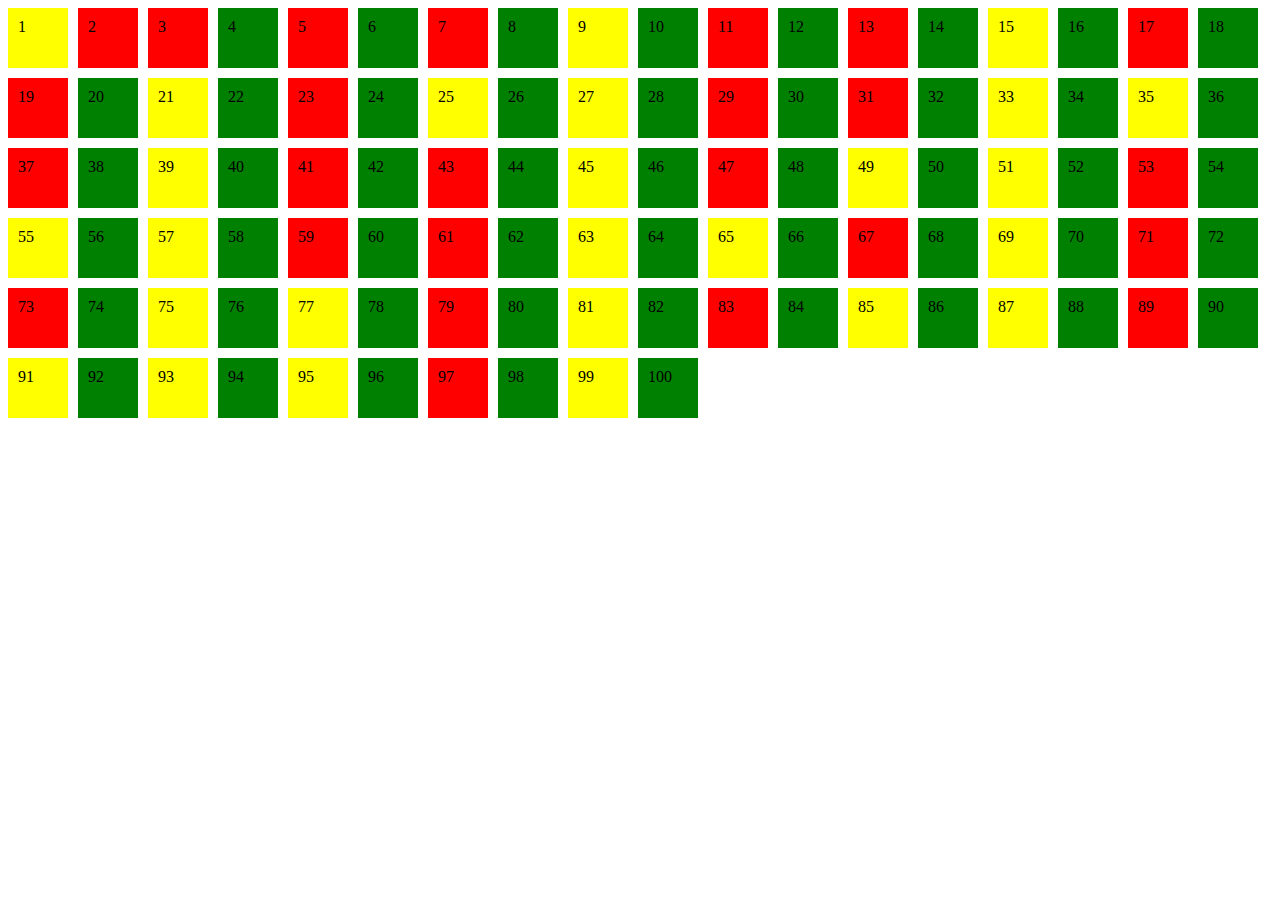
<file: JavaScript/Practice/DOM-excercise-game/index.html>
<!DOCTYPE html>
<html lang="en">
<head>
    <meta charset="UTF-8">
    <meta name="viewport" content="width=device-width, initial-scale=1.0">
    <title>Number Generator</title>
    <script src="script.js" defer></script>
</head>
<body>
    <!-- Create a div container on HTML document and create 1 to 100 numbers dynamically and append to the container div.
        Even numbers background is green
        Odd numbers background is yellow
        Prime numbers background is red 
    -->
</body>
</html>
</file>
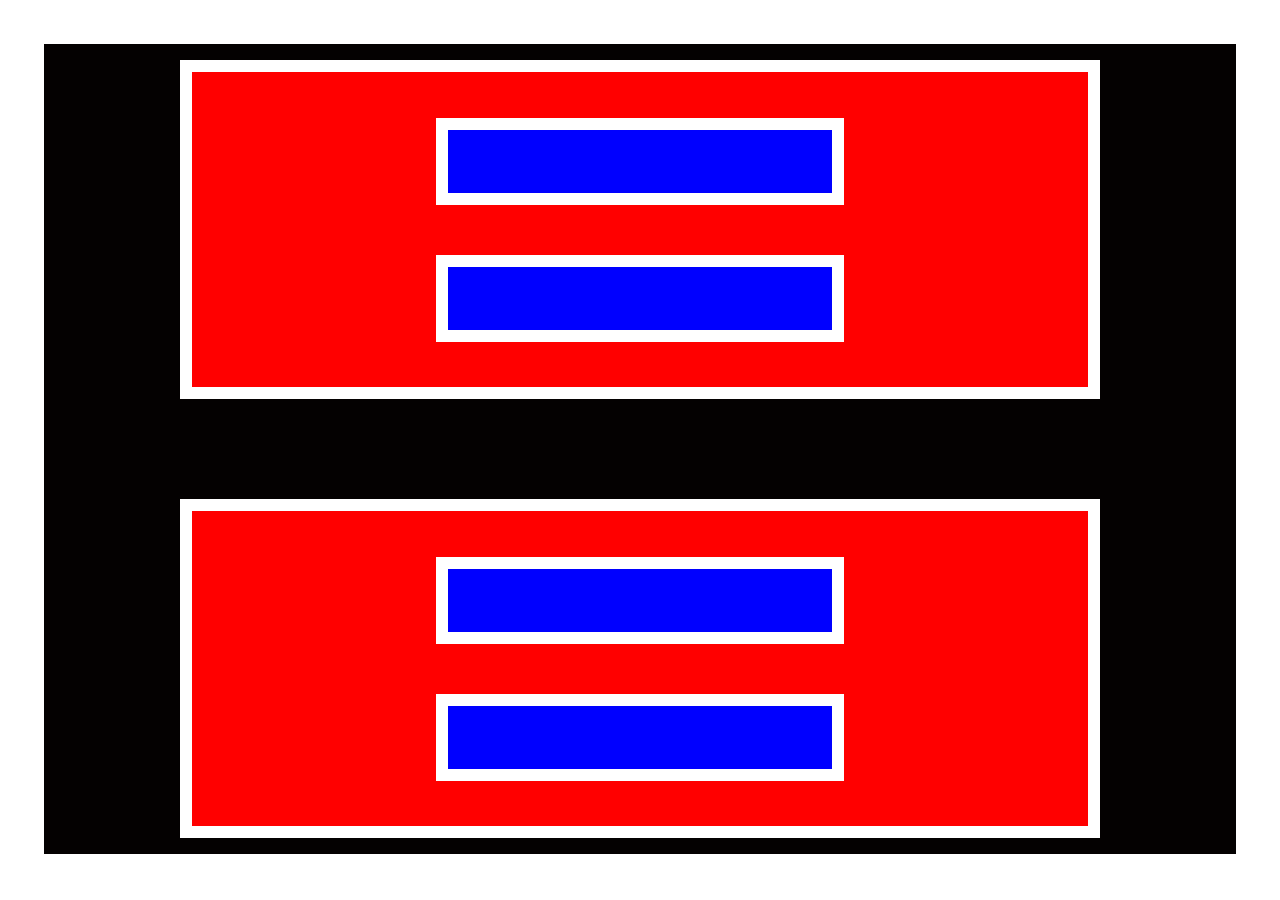
<file: JavaScript/Practice/DOM/index.html>
<!DOCTYPE html>
<html lang="en">
<head>
    <meta charset="UTF-8">
    <meta name="viewport" content="width=device-width, initial-scale=1.0">
    <title>Document</title>
    <script src="script.js" defer></script>
    <style>
        *{
            border: 12px solid rgb(255, 255, 255);
        }
        .main{
            background-color: #040101;
            height: 90vh;
            display: flex;
            justify-content: center;
            flex-direction: column;
            align-items: center;
            gap: 100px;
        }
        .parent{
            background-color: red;
            height: 35vh;
            width: 70vw;
            gap: 20px;
            display: flex;
            flex-direction: column;
            gap: 50px;
            align-items: center;
            justify-content: center;
        }
        .child{
            background-color: blue;
            height: 7vh;
            width: 30vw;
        }
    </style>
</head>
<body>
    <div class="main">
        <div class="parent" id="pt">
            <div class="child"></div>
            <div class="child"></div>
        </div>
        <div class="parent">
            <div class="child"></div>
            <div class="child"></div>
        </div>
    </div>
</body>
</html>
</file>
<file: html:css/html+css_Task/asset/styles.css>
/* .container{
    display: grid;
    grid-template-columns: 758px 577px;
    max-width: 100%;
} */
body{
    font-family: 'jaldi', sans-serif;
}
.container-1{
    align-items: center;
    max-width: 70%;
}
.container-2{
    background-size: cover;
    background-repeat: no-repeat;
    width: 30%;
    align-items: right;
    justify-self: right;
}
.logo {
    margin-left: 92px;
    margin-top: 37px;
}

.sign-in-menu div{
    display: flex;
    justify-content: center;
}
.svgs{
    gap: 25px;
}

.head-h1 {
    font-size: 48px;
    color: #C1C242
}

.email-div input, .pass-div input{
    width: 426px;
    height: 72px;
    background-color: rgba(204, 205, 33, 31%);
    border-radius: 20px;
    font-size: 20px;
    padding-left: 40px;
    color: rgb(0, 0, 0);
    border:none;
}
.email-div input::placeholder, .pass-div input::placeholder{
    color: black;
    font-size: 20px;
}

form{
    display: flex;
    flex-direction: column;
    gap: 20px;
    justify-content: center;
    align-items: center;
}

.submit-btn input{
    background-color: #BDBE3E;
    color:black;
    width: 274px;
    height: 72px;
    border-radius: 20px;
    font-size: 20px;
    border: none;
}
</file>
<file: html:css/JustStay - hotel webpage/css/style.css>
* {
    font-family: system-ui, -apple-system, BlinkMacSystemFont, 'Segoe UI', Roboto, Oxygen, Ubuntu, Cantarell, 'Open Sans', 'Helvetica Neue', sans-serif;
}

.container {
    max-width: 1550px;
    margin: 0 auto;
}

a {
    text-decoration: none;
    color: var(--primary-color);
}

body {
    margin: 0;
    padding: 0;
}

.logo {
    width: 7%;
    height: auto;
    font-weight: 700;
    font-size: 24px;
    line-height: 120%;
    margin-left: 37px;
}

:root {
    --primary-color: #FFFFFF;
    --secondary-color: #FF8D41;
    --main-text-color: #616161;
    --main-light-text-color: #9E9E9E;
}

span {
    color: var(--secondary-color);
}

header {
    background-image: url('../asset/images/hotel-bg.jpg');
    color: var(--primary-color);
    max-height: 850px;
    max-width: 1550px;
    min-height: 100vh;
    background-repeat: no-repeat;
    background-size: cover;
    background-position: center;
    position: relative;
}

.navbar,
.log-out {
    font-style: normal;
    font-weight: 600;
    font-size: 16px;
    line-height: 140%;
    letter-spacing: 0.2px;
    color: var(--primary-color);
}

.navbar {
    margin: 0;
    padding: 0;
    list-style-type: none;
    display: flex;
    gap: 24px;
    max-width: 397px;
    max-height: 25px;
}

.log-out {
    cursor: pointer;
    max-width: 57px;
    max-height: 22px;
}

.bar {
    display: flex;
    align-items: center;
    justify-content: space-between;
    padding: 30px 50px 0px 50px;
    max-width: 1390px;
    max-height: 29px;
}

.entry-text {
    box-sizing: border-box;
    max-width: 604px;
    max-height: 407px;
    margin-top: 284px;
    margin-left: 80px;
}

.wlc,
h1,
.home-text {
    width: 604px;
    font-style: normal;
    color: var(--primary-color);
    padding: 0;
    margin: 0;
}

.wlc {
    height: 25px;
    font-weight: 600;
    font-size: 18px;
    line-height: 140%;
    letter-spacing: 0.2px;
}

h1 {
    height: 192px;
    font-weight: 700;
    font-size: 64px;
    line-height: 150%;
}

.home-text {
    height: 66px;
    font-weight: 500;
    font-size: 16px;
    line-height: 140%;
    letter-spacing: 0.2px;
    padding-top: 32px;
    padding-bottom: 32px;
}

.head1-btn,
.head2-btn,
.history-btn {
    padding: 10px 20px;
    cursor: pointer;
    font-size: 16px;
    border-radius: 12px;
    transition: 0.9s;
}

.history-btn:hover {
    background-color: black;
    color: white;
    border: black 2px solid;
}

.head2-btn:hover {
    background-color: white;
    color: var(--secondary-color);
    border: 2px solid white;
}

.head1-btn,
.head2-btn {
    margin: 30px 20px 0px 0px;
}

.head1-btn:hover {
    background-color: var(--primary-color);
    color: var(--secondary-color);
    border: 2px solid var(--primary-color);
}

.head1-btn {
    background-color: var(--secondary-color);
    color: var(--primary-color);
    border: 2px solid var(--secondary-color);
    max-width: 119px;
    max-height: 44px;
    transition: 0.69s;
}

.head2-btn {
    background-color: transparent;
    color: var(--primary-color);
    border: 2px solid var(--primary-color);
    max-width: 141px;
    max-height: 44px;
}

.history-btn {
    color: var(--secondary-color);
    background-color: transparent;
    border: 2px solid var(--secondary-color);
}

.about,
.rooms,
.services {
    display: flex;
    justify-content: center;
}

.about h4,
.rooms h4,
.services h4,
.testimonial h4 {
    display: inline-flex;
    align-items: center;
    color: var(--main-text-color);
    font-size: 22px;
    gap: 12px;
}

.about h4 {
    margin-bottom: 100px;
}

.rooms h4,
.services h4 {
    margin: 100px 0 24px 0;
}

.testimonial h4 {
    margin-top: 100px;
    margin-bottom: 24px;
}

.about h4::after,
.about h4::before,
.rooms h4::after,
.rooms h4::before,
.services h4::after,
.services h4::before,
.testimonial h4::after,
.testimonial h4::before {
    content: "";
    width: 30px;
    height: 2.5px;
    background-color: var(--main-light-text-color);
    border-radius: 12px;
}

.history {
    display: flex;
    gap: 117px;
    padding-bottom: 100px;
}

.history-img {
    width: 100%;
    max-width: 524px;
    height: auto;
    border-radius: 50px;
    display: flex;
    justify-content: center;
    align-items: center;
    border: var(--main-text-color) 1px solid;
}

.history-img img {
    padding: 14px;
}

.history-text {
    color: var(--main-text-color);
}

.history-text h2 {
    font-size: 44px;
}

.history-text p {
    font-size: 18px;
}

.light-text {
    color: var(--main-light-text-color)
}

.about-us {
    padding: 100px 129px;
    max-width: 1550px;
    max-height: 1142px;
}

.sku-bar {
    max-width: 1550px;
    height: 119px;
    background-color: var(--secondary-color);
    display: flex;
    justify-content: space-around;
    align-items: center;
    color: var(--primary-color);
    margin: 0 auto;
}

.sku-bar div h3,
.sku-bar div p {
    margin: 0;
    display: flex;
    flex-direction: column;
    align-items: center;
}

.sku-bar div h3 {
    font-size: 50px;
}

.sku-bar div p {
    font-size: 15px;
}

.explore,
.people-say {
    display: flex;
    justify-content: center;
    margin-bottom: 100px;
}

.explore h2,
.people-say h2 {
    font-size: 44px;
    color: var(--main-text-color);
}

.hotel-cards {
    margin-top: 100px;
    display: flex;
    justify-content: center;
    gap: 48px;
}

.hotel-cards div {
    width: 380px;
    background-color: #dbd6d6b3;
    height: 348px;
    border: var(--main-light-text-color) 1px solid;
}

.hotel-cards div h4,
.hotel-cards div p {
    display: flex;
    flex-direction: column;
    align-items: center;
    color: var(--main-text-color);
    padding: 13px 0 0 0;
    margin: 0;
}

.hotel-cards div h4 {
    font-size: 20px;
}

.hotel-cards div p {
    font-size: 16px;
}

.service-cards {
    display: flex;
    justify-content: center;
    gap: 48px;
    flex-wrap: wrap;
    margin-bottom: 100px;
}

.service-cards div {
    display: flex;
    flex-direction: column;
    align-items: center;
    padding: 64px 32px 0 32px;
    width: 350px;
    height: 258px;
    border: var(--main-light-text-color) 1px solid;
}

svg {
    width: 10%;
    height: auto;
}

.service-cards div h4 {
    margin-top: 32px;
    color: var(--main-text-color);
    font-size: 28px;
}

.service-cards div p {
    margin-top: 16px;
    color: var(--main-light-text-color);
    font-size: 18px;
}

.service-cards div:hover {
    box-shadow: 20px 20px 22px rgba(0, 0, 0, 0.1);
    scale: 1.05;
    background-color: var(--secondary-color);
    transition: 0.5s;

    .h4-of-card,
    .p-of-card {
        color: var(--primary-color);
    }

    svg path {
        fill: var(--primary-color);
    }
}

.testimonials div {
    display: flex;
    justify-content: center;
}

.say-cards {
    max-width: 1236px;
    max-height: 218px;
    margin: auto;
}

.say-cards div {
    display: flex;
    flex-direction: column;
    align-items: center;
    width: 80%;
    max-width: 298px;
    height: 218px;
    text-align: center;
}

.say-cards div svg {
    width: 15%;
    height: auto;
    flex: none;
    margin-bottom: 18px;
}

.say-cards div p {
    width: 250px;
    height: 66px;
    font-style: normal;
    font-weight: 500;
    font-size: 16px;
    line-height: 140%;
    text-align: center;
    letter-spacing: 0.2px;
    color: var(--main-light-text-color);
    padding: 0;
    margin-bottom: 24px;
}

.say-cards div h4 {
    padding: 0;
    margin: 0;
    width: 114px;
    height: 22px;
    font-style: normal;
    font-weight: 600;
    font-size: 16px;
    line-height: 140%;
    text-align: center;
    letter-spacing: 0.2px;
    color: var(--main-text-color);
}

.space {
    height: 100px;
}

.first-foot {
    width: 220px;
    height: 129px;
    max-height: 174px;
}

.foot ul {
    list-style-type: none;
    padding: 0;
}

.foot ul li {
    margin-top: 16px;
}

footer {
    display: flex;
    justify-content: space-around;
    margin-top: 100px;
    margin-bottom: 100px;
}

footer p,
footer li a {
    color: var(--main-light-text-color);
}

footer h3 {
    color: var(--main-text-color);
}

.menu-toggle {
    display: none;
}

.hamburger-menu {
    display: none;
    flex-direction: column;
    cursor: pointer;
    gap: 5px;
    padding: 10px;
    z-index: 1000;
}

.hamburger-menu span {
    display: block;
    width: 28px;
    height: 3px;
    background-color: var(--primary-color);
    border-radius: 3px;
    transition: all 0.3s ease;
}

.menu-toggle:checked+.hamburger-menu span:nth-child(1) {
    transform: rotate(45deg) translate(7px, 7px);
}

.menu-toggle:checked+.hamburger-menu span:nth-child(2) {
    opacity: 0;
}

.menu-toggle:checked+.hamburger-menu span:nth-child(3) {
    transform: rotate(-45deg) translate(7px, -7px);
}

.nav-wrapper {
    display: flex;
    align-items: center;
    gap: 24px;
}

.nav-wrapper::before {
    content: '';
    position: fixed;
    top: 0;
    left: 0;
    width: 100%;
    height: 100%;
    background-color: rgba(0, 0, 0, 0.3);
    backdrop-filter: blur(20px);
    -webkit-backdrop-filter: blur(20px);
    opacity: 0;
    visibility: hidden;
    transition: opacity 0.3s ease, visibility 0.3s ease;
    z-index: -1;
}

@media screen and (max-width: 768px) {
    .container {
        max-width: 100%;
        padding: 0 20px;
    }

    .bar {
        flex-direction: row;
        justify-content: space-between;
        align-items: center;
        padding: 20px;
        max-height: none;
        gap: 20px;
    }

    .logo {
        width: auto;
        font-size: 20px;
        margin-left: 0;
    }

    .hamburger-menu {
        display: flex;
    }

    .nav-wrapper {
        position: absolute;
        top: 80px;
        left: 0;
        right: 0;
        background-color: rgba(255, 255, 255, 0.1);
        backdrop-filter: blur(20px);
        -webkit-backdrop-filter: blur(20px);
        flex-direction: column;
        padding: 20px;
        gap: 0;
        max-height: 0;
        overflow: hidden;
        opacity: 0;
        transition: max-height 0.3s ease, opacity 0.3s ease;
        z-index: 999;
    }

    .menu-toggle:checked~.nav-wrapper::before {
        opacity: 1;
        visibility: visible;
    }

    .menu-toggle:checked~.nav-wrapper {
        max-height: 400px;
        opacity: 1;
    }

    .navbar {
        flex-direction: column;
        gap: 0;
        max-width: 100%;
        max-height: none;
        align-items: center;
        width: 100%;
    }

    .navbar li {
        width: 100%;
        text-align: center;
        padding: 15px 0;
        border-bottom: 1px solid rgba(255, 255, 255, 0.1);
    }

    .navbar li:last-child {
        border-bottom: none;
    }

    .navbar a {
        display: block;
        padding: 10px;
        font-size: 18px;
    }

    .log-out {
        max-width: 100%;
        max-height: none;
        text-align: center;
        padding: 20px 0 10px 0;
        margin-top: 10px;
        border-top: 1px solid rgba(255, 255, 255, 0.1);
    }

    header {
        min-height: 100vh;
        max-height: none;
        background-size: cover;
        background-position: center center;
        width: 100%;
    }

    .entry-text {
        margin-top: 300px;
        margin-left: 20px;
        margin-right: 20px;
        max-width: 100%;
        max-height: none;
    }

    .wlc,
    h1,
    .home-text {
        width: 100%;
    }

    .wlc {
        font-size: 16px;
        height: auto;
    }

    h1 {
        font-size: 36px;
        line-height: 130%;
        height: auto;
    }

    .home-text {
        font-size: 14px;
        padding-top: 20px;
        padding-bottom: 20px;
        height: auto;
    }

    .head1-btn,
    .head2-btn {
        width: 100%;
        max-width: 100%;
        margin: 10px 0;
        padding: 12px 20px;
    }

    .about-us {
        padding: 50px 20px;
        max-width: 100%;
        max-height: none;
    }

    .about h4,
    .rooms h4,
    .services h4,
    .testimonial h4 {
        margin-bottom: 50px;
        font-size: 18px;
    }

    .rooms h4,
    .services h4 {
        margin-top: 50px;
        margin-bottom: 20px;
    }

    .testimonial h4 {
        margin-top: 50px;
        margin-bottom: 20px;
    }

    .history {
        flex-direction: column;
        gap: 40px;
        padding-bottom: 50px;
    }

    .history-img {
        max-width: 100%;
        border-radius: 20px;
    }

    .history-img img {
        width: 100%;
        height: auto;
    }

    .history-text h2 {
        font-size: 28px;
    }

    .history-text p {
        font-size: 16px;
    }

    .history-btn {
        width: 100%;
        padding: 12px 20px;
    }

    /* Stats Bar */
    .sku-bar {
        flex-direction: row;
        flex-wrap: wrap;
        height: auto;
        padding: 30px 20px;
        gap: 20px;
    }

    .sku-bar div {
        flex: 1 1 40%;
        min-width: 120px;
    }

    .sku-bar div h3 {
        font-size: 32px;
    }

    .sku-bar div p {
        font-size: 13px;
    }

    .explore h2,
    .people-say h2 {
        font-size: 28px;
        text-align: center;
    }

    .explore,
    .people-say {
        margin-bottom: 50px;
    }

    .hotel-cards {
        flex-direction: column;
        margin-top: 50px;
        gap: 30px;
        align-items: center;
    }

    .hotel-cards div {
        width: 100%;
        max-width: 380px;
        height: auto;
    }

    .hotel-cards div img {
        width: 100%;
        height: auto;
    }

    .service-cards {
        gap: 30px;
        margin-bottom: 50px;
    }

    .service-cards div {
        width: 100%;
        max-width: 350px;
        height: auto;
        padding: 40px 20px 20px 20px;
    }

    svg {
        width: 15%;
    }

    .service-cards div h4 {
        font-size: 24px;
        margin-top: 20px;
    }

    .service-cards div p {
        font-size: 16px;
        margin-top: 12px;
    }

    .say-cards {
        flex-direction: column;
        max-width: 100%;
        max-height: none;
        gap: 40px;
    }

    .say-cards div {
        width: 100%;
        max-width: 100%;
        height: auto;
        padding: 20px;
    }

    .say-cards div p {
        width: 100%;
        height: auto;
    }

    .space {
        height: 50px;
    }

    footer {
        flex-direction: column;
        gap: 30px;
        margin-top: 50px;
        margin-bottom: 50px;
        text-align: center;
    }

    .first-foot {
        width: 100%;
        max-height: none;
        height: auto;
    }

    .foot ul {
        text-align: center;
    }
}

@media screen and (max-width: 480px) {
    h1 {
        font-size: 28px;
    }

    .history-text h2 {
        font-size: 24px;
    }

    .explore h2,
    .people-say h2 {
        font-size: 24px;
    }

    .sku-bar div {
        flex: 1 1 100%;
    }

    .sku-bar div h3 {
        font-size: 28px;
    }

    .hotel-cards div h4,
    .service-cards div h4 {
        font-size: 20px;
    }

    .about h4::after,
    .about h4::before,
    .rooms h4::after,
    .rooms h4::before,
    .services h4::after,
    .services h4::before,
    .testimonial h4::after,
    .testimonial h4::before {
        width: 20px;
    }
}
</file>
